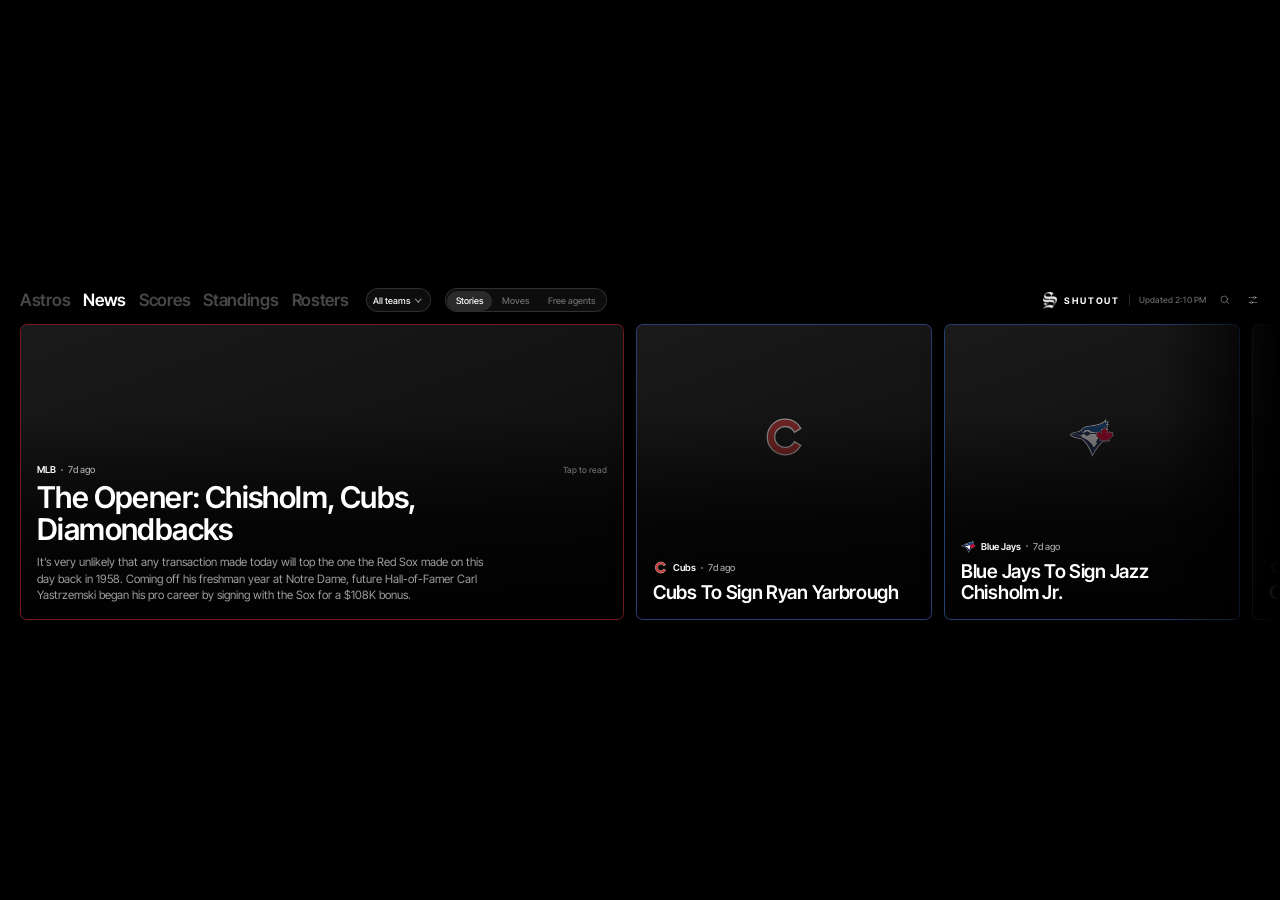
<file: index.html>
<!doctype html>
<html lang="en">
<head>
<meta charset="utf-8">
<meta name="viewport" content="width=device-width, initial-scale=1">
<title>SHUTOUT Baseball</title>
<link rel="preconnect" href="https://fonts.googleapis.com">
<link rel="preconnect" href="https://fonts.gstatic.com" crossorigin>
<link href="https://fonts.googleapis.com/css2?family=Inter+Tight:wght@400;500;600;700&display=swap" rel="stylesheet">
<link href="views.css?v=__BUILD__" rel="stylesheet">
<link href="bracket.css?v=__BUILD__" rel="stylesheet">
<style>
  /* Design tokens: shared by every tab (news now, scores and standings later). */
  :root {
    --bg: #000;
    --surface: #111;
    --surface-2: #1c1c1c;
    --line: rgba(255,255,255,.10);
    --line-2: rgba(255,255,255,.14);
    --text: #fff;
    --text-2: rgba(255,255,255,.62);
    --text-3: rgba(255,255,255,.40);
    --text-4: rgba(255,255,255,.28);
    --radius: 14px;
    --ease: cubic-bezier(.2,.7,.2,1);
  }
  * { box-sizing: border-box; margin: 0; padding: 0; }
  html, body { height: 100%; background: var(--bg); color: var(--text); overflow: hidden;
    font-family: "Inter Tight", "Inter", system-ui, sans-serif; -webkit-font-smoothing: antialiased; user-select: none; }

  /* Fixed 2560x720 stage, scaled to whatever space iCUE gives us. */
  #stage { position: absolute; top: 0; left: 0; width: 2560px; height: 720px; transform-origin: 0 0; overflow: hidden; background: var(--bg); }

  /* Team mode: a very faint wash of the selected team's color from the top-left. */
  #glow { position: absolute; inset: 0; pointer-events: none; opacity: 0; transition: opacity .6s var(--ease);
    background: radial-gradient(ellipse 1800px 600px at 0% 0%, rgba(var(--team-rgb, 0,0,0), .10), transparent 70%); }
  #stage.team #glow { opacity: 1; }

  /* Header: tab words, team picker, source line. */
  header { position: absolute; top: 36px; left: 40px; right: 40px; height: 56px; display: flex; align-items: center; gap: 44px; }
  nav { display: flex; align-items: center; gap: 32px; height: 56px; }
  nav .tab { font-size: 44px; font-weight: 600; letter-spacing: -1px; line-height: 56px; color: var(--text-4); }
  nav .tab.on { color: var(--text); }
  #picker-btn { display: flex; align-items: center; gap: 12px; height: 56px; padding: 0 22px 0 16px; border-radius: 999px;
    background: rgba(255,255,255,.06); border: 1px solid var(--line-2); color: var(--text);
    font: 500 20px "Inter Tight", sans-serif; cursor: pointer; }
  #picker-label { display: flex; align-items: center; gap: 10px; line-height: 1; }
  #picker-btn img { width: 28px; height: 28px; display: block; }
  #picker-btn .chev { width: 9px; height: 9px; border-right: 2px solid currentColor; border-bottom: 2px solid currentColor;
    transform: translateY(-3px) rotate(45deg); margin-left: 2px; opacity: .6; }
  /* Brand corner: logo, wordmark, then the last-updated time. */
  #brand { margin-left: auto; display: flex; align-items: center; height: 56px; }
  #brand img { height: 40px; width: auto; display: block; opacity: .92; }
  #brand .name { margin-left: 14px; font-size: 20px; font-weight: 700; letter-spacing: .22em; line-height: 1; color: var(--text);
    margin-right: -.22em; /* cancel the trailing letter-spacing so the gaps look even */ }
  #brand .sep { width: 1px; height: 24px; margin: 0 20px; background: var(--line-2); }
  #updated { font-size: 18px; font-weight: 500; line-height: 1; color: var(--text-3); font-variant-numeric: tabular-nums; }

  /* Card row: cards are laid out by script so the leftmost one can grow into the headliner as you scroll. */
  #row { position: absolute; top: -16px; left: 0; right: 0; height: 636px; overflow: hidden; touch-action: none; cursor: grab;
    -webkit-mask-image: linear-gradient(to right, #000 calc(100% - var(--fade-r, 240px)), transparent 100%);
            mask-image: linear-gradient(to right, #000 calc(100% - var(--fade-r, 240px)), transparent 100%); }
  #row.dragging { cursor: grabbing; }

  .card { position: absolute; top: 24px; left: 0; width: 592px; height: 592px; border-radius: var(--radius); --w: 0;
    color: inherit; overflow: hidden; isolation: isolate; cursor: pointer;
    opacity: 0;
    transition: transform .15s var(--ease); }
  /* Team-color hairline: 1px, still, no glow. (Motion is kept for live games: see the comet in views.css.) */
  @property --ring { syntax: "<angle>"; inherits: false; initial-value: 0deg; }
  .card { border: 1px solid rgba(var(--tc-rgb), .45); background: var(--surface);
    box-shadow: 0 14px 40px rgba(0,0,0,.6);
    animation: card-in .5s var(--ease) forwards var(--delay, 0ms); }
  @keyframes ring { to { --ring: 360deg; } }
  .card:active { transform: scale(.98); }
  @keyframes card-in { from { opacity: 0; transform: translateY(14px); } to { opacity: 1; transform: none; } }

  /* Fallback sits under the photo, so loading and missing photos still look intentional. */
  .card .fallback { position: absolute; inset: 0; z-index: -2; display: flex; align-items: center; justify-content: center;
    background: linear-gradient(160deg, #1a1a1a, #0b0b0b); }
  .card .fallback img { width: 96px; opacity: .5; transform: translateY(-70px); }
  .card .photo { position: absolute; inset: 0; z-index: -1; width: 100%; height: 100%; object-fit: cover;
    filter: saturate(.92) contrast(1.04); opacity: 0; transition: opacity .6s var(--ease); }
  .card .photo.on { opacity: 1; }
  .card .shade { position: absolute; inset: 0; z-index: -1;
    background: linear-gradient(to top, rgba(0,0,0,.92) 0%, rgba(0,0,0,.7) 34%, rgba(0,0,0,0) 70%); }

  .card .text { position: absolute; left: 32px; right: 32px; bottom: 30px; }
  .card .kicker { display: flex; align-items: center; gap: 10px; margin-bottom: 14px; font-size: 19px; font-weight: 500; color: var(--text-2); }
  .card .kicker img { width: 30px; height: 30px; display: block; filter: drop-shadow(0 1px 4px rgba(0,0,0,.6)); }
  .card .kicker .team { color: var(--text); font-weight: 600; }
  .card .kicker .sep { width: 3px; height: 3px; border-radius: 50%; background: var(--text-3); }
  .new { padding: 2px 8px; border-radius: 6px; background: rgba(255,255,255,.12); color: var(--text);
    font-size: 14px; font-weight: 600; letter-spacing: 1px; }
  /* --w runs 0 (regular card) to 1 (headliner) and scales the headline and the preview text in between. */
  .card h2 { font-size: calc(38px + 22px * var(--w)); font-weight: 600; line-height: calc(1.14 - .08 * var(--w));
    letter-spacing: calc(-0.6px - 0.6px * var(--w)); max-width: 940px;
    display: -webkit-box; -webkit-line-clamp: 3; -webkit-box-orient: vertical; overflow: hidden; }
  .card .preview { max-width: 900px; margin-top: calc(16px * var(--w)); max-height: calc(132px * var(--w)); opacity: calc(var(--w) * 1.4 - .4);
    font-size: 23px; line-height: 1.45; color: var(--text-2); overflow: hidden;
    display: -webkit-box; -webkit-line-clamp: 4; -webkit-box-orient: vertical; }
  .card .read { margin-left: auto; color: var(--text-3); font-size: 17px; opacity: var(--w); }

  /* Reader: tap a card to read its preview without leaving the widget. */
  #reader { position: absolute; inset: 0; z-index: 40; display: none; background: #000; }
  #reader.open { display: flex; animation: pop .22s var(--ease); }
  #reader .r-photo { position: relative; flex: 0 0 900px; height: 720px; background: var(--surface) center/cover no-repeat; }
  #reader .r-photo::after { content: ""; position: absolute; inset: 0; background: linear-gradient(to right, transparent 55%, #000); }
  #reader .r-photo img.logo { position: absolute; left: 50%; top: 50%; width: 140px; transform: translate(-50%, -50%); opacity: .5; }
  #reader .r-main { flex: 1; min-width: 0; padding: 56px 120px 48px 64px; display: flex; flex-direction: column; }
  #reader .kicker { display: flex; align-items: center; gap: 12px; font-size: 20px; font-weight: 500; color: var(--text-2); }
  #reader .kicker img { width: 32px; height: 32px; }
  #reader .kicker .team { color: var(--text); font-weight: 600; }
  #reader .kicker .sep { width: 3px; height: 3px; border-radius: 50%; background: var(--text-3); }
  #reader h2 { margin-top: 18px; font-size: 52px; font-weight: 600; line-height: 1.06; letter-spacing: -1.2px; max-width: 1400px; }
  #reader .r-body { flex: 1; min-height: 0; margin-top: 28px; column-width: 520px; column-gap: 56px; column-fill: auto;
    overflow-x: auto; overflow-y: hidden; scrollbar-width: none; touch-action: pan-x;
    font-size: 23px; line-height: 1.5; color: rgba(255,255,255,.82); }
  #reader .r-body::-webkit-scrollbar { display: none; }
  #reader .r-body p { margin-bottom: 18px; break-inside: avoid-column; }
  #reader .plink { color: inherit; cursor: pointer; text-decoration: underline; text-decoration-color: rgba(255,255,255,.3);
    text-decoration-thickness: 1px; text-underline-offset: .18em; }
  #reader .r-body .plink { color: #fff; }
  #reader .plink:active { text-decoration-color: #fff; }
  #reader .r-foot { display: flex; align-items: center; gap: 20px; margin-top: 20px; }
  #reader .r-link { display: flex; align-items: center; height: 56px; padding: 0 26px; border-radius: 999px; background: #fff; color: #000;
    font-size: 20px; font-weight: 600; text-decoration: none; }
  #reader .r-step { display: flex; align-items: center; gap: 6px; margin-left: auto; }
  #reader .r-step button { width: 64px; height: 64px; border-radius: 50%; border: 1px solid var(--line-2); background: rgba(255,255,255,.06);
    color: #fff; font: 400 36px/1 "Inter Tight", sans-serif; cursor: pointer; }
  #reader .r-step button:disabled { opacity: .25; cursor: default; }
  #reader .r-step button:active:not(:disabled) { background: rgba(255,255,255,.16); }
  #reader .r-pos { min-width: 92px; text-align: center; font-size: 18px; font-weight: 500; color: var(--text-3); font-variant-numeric: tabular-nums; }
  #reader.slide-l .r-main { animation: r-in-l .28s var(--ease); }
  #reader.slide-r .r-main { animation: r-in-r .28s var(--ease); }
  @keyframes r-in-l { from { opacity: 0; transform: translateX(40px); } to { opacity: 1; transform: none; } }
  @keyframes r-in-r { from { opacity: 0; transform: translateX(-40px); } to { opacity: 1; transform: none; } }
  #reader .r-note { font-size: 17px; color: var(--text-3); }
  #reader .r-close { position: absolute; top: 40px; right: 40px; width: 64px; height: 64px; border-radius: 50%; border: 1px solid var(--line-2);
    background: rgba(255,255,255,.06); color: #fff; font: 400 34px/1 "Inter Tight", sans-serif; cursor: pointer; }

  .empty { position: absolute; inset: 0; display: flex; justify-content: center; flex-direction: column; align-items: center; gap: 20px; transform: translateY(-20px); }
  .empty img { width: 96px; height: 96px; opacity: .6; }
  .empty div { font-size: 30px; font-weight: 500; color: var(--text-3); }

  /* Team picker popover */
  #picker { position: absolute; top: 108px; left: 40px; display: none; padding: 20px; border-radius: 16px; z-index: 10;
    background: rgba(18,18,18,.97); border: 1px solid var(--line-2); box-shadow: 0 24px 80px rgba(0,0,0,.85);
    grid-template-columns: repeat(11, 140px); gap: 10px; }
  #picker.open { display: grid; animation: pop .18s var(--ease); }
  @keyframes pop { from { opacity: 0; transform: translateY(-8px); } to { opacity: 1; transform: none; } }
  #picker button { height: 88px; border: 1px solid transparent; border-radius: 10px; background: var(--surface-2); color: var(--text);
    font: 600 18px "Inter Tight", sans-serif; display: flex; flex-direction: column;
    align-items: center; justify-content: center; gap: 6px; cursor: pointer; }
  #picker button img { width: 40px; height: 40px; }
  #picker button.on { background: #262626; border-color: rgba(255,255,255,.4); }
  #scrim { position: absolute; inset: 0; display: none; z-index: 9; }
  #scrim.open { display: block; }

  /* Header rhythm: tab words, then one row of controls that all share the same 48px pill, type and fill,
     the way a native app's toolbar does. (The phone site has its own header in m/mobile.css.) */
  header { height: 48px; gap: 28px; }
  nav { height: 48px; gap: 26px; margin-right: 8px; }
  nav .tab { font-size: 34px; letter-spacing: -.6px; line-height: 48px; }
  #picker-btn, header .datebar, header .seg { height: 48px; border: 1px solid var(--line-2); background: rgba(255,255,255,.05); }
  #picker-btn { padding: 0 18px 0 12px; gap: 10px; font: 500 18px "Inter Tight", sans-serif; }
  #picker-btn img { width: 26px; height: 26px; }
  #picker-clear { width: 40px; height: 40px; margin-left: -22px; font-size: 22px; }
  header #ctx { height: 48px; gap: 16px; }
  header .seg { padding: 3px; gap: 2px; }
  header .seg button { height: 40px; padding: 0 18px; font: 500 18px "Inter Tight", sans-serif; }
  header .datebar button { height: 46px; font: 500 18px "Inter Tight", sans-serif; }
  header .datebar .arrow { width: 52px; font-size: 28px; }
  header .ctx-label { font-size: 18px; }
  #brand { height: 48px; }
  #brand img { height: 34px; }
  #brand .name { font-size: 18px; }
  #updated { font-size: 17px; }
</style>
</head>
<body>
<div id="stage">
  <div id="glow"></div>
  <header>
    <nav>
      <span class="tab" data-tab="myteam" role="button"><span class="mt-tab-l">My team</span></span>
      <span class="tab on" data-tab="news" role="button">News</span>
      <span class="tab" data-tab="scores" role="button">Scores</span>
      <span class="tab" data-tab="standings" role="button">Standings</span>
      <span class="tab" data-tab="rosters" role="button">Rosters</span>
    </nav>
    <button id="picker-btn" aria-haspopup="true"><span id="picker-label">All teams</span><span class="chev"></span></button><button id="picker-clear" aria-label="Show all teams">×</button>
    <div id="ctx"></div>
    <div id="brand">
      <img src="brand/shutout-logo.png" alt="">
      <span class="name">SHUTOUT</span>
      <span class="sep"></span>
      <span id="updated"></span>
      <button id="settings-btn" aria-label="Settings"><svg viewBox="0 0 24 24"><path d="M4 7h9M17 7h3M4 17h3M11 17h9"/><circle cx="15" cy="7" r="2.2"/><circle cx="9" cy="17" r="2.2"/></svg></button>
    </div>
  </header>
  <div class="view" id="view-myteam"><div id="myteam-body"></div></div>
  <div class="view on" id="view-news"><div id="row"></div></div>
  <div class="view" id="view-scores"><div id="scores-row"></div></div>
  <div class="view" id="view-standings"><div id="standings-body"></div></div>
  <div class="view" id="view-rosters"><div id="rosters-body"></div></div>
  <div id="sheet"><div class="s-body"></div>
    <div class="s-nav"><button class="s-back">‹ Back</button><button class="s-close" aria-label="Close">×</button></div></div>
  <div id="scrim"></div>
  <div id="reader">
    <div class="r-photo"></div>
    <div class="r-main">
      <div class="kicker"></div>
      <h2></h2>
      <div class="r-body"></div>
      <div class="r-foot"><a class="r-link" target="_blank" rel="noopener">Read on MLB Trade Rumors</a><span class="r-step"><button data-step="-1" aria-label="Previous story">‹</button><span class="r-pos"></span><button data-step="1" aria-label="Next story">›</button></span><span class="r-note"></span></div>
    </div>
    <button class="r-close" aria-label="Close">×</button>
  </div>
  <div id="picker" role="menu"></div>
</div>

<script src="teams.js?v=__BUILD__"></script>
<script src="mlb.js?v=__BUILD__"></script>
<script src="sheet.js?v=__BUILD__"></script>
<script src="settings.js?v=__BUILD__"></script>
<script src="scores.js?v=__BUILD__"></script>
<script src="standings.js?v=__BUILD__"></script>
<script src="bracket.js?v=__BUILD__"></script>
<script src="leaders.js?v=__BUILD__"></script>
<script src="team.js?v=__BUILD__"></script>
<script src="savant.js?v=__BUILD__"></script>
<script src="newslinks.js?v=__BUILD__"></script>
<script src="player.js?v=__BUILD__"></script>
<script src="gameday.js?v=__BUILD__"></script>
<script src="game.js?v=__BUILD__"></script>
<script src="myteam.js?v=__BUILD__"></script>
<script src="livebar.js?v=__BUILD__"></script>
<script src="search.js?v=__BUILD__"></script>
<script src="hotstove.js?v=__BUILD__"></script>
<script src="idle.js?v=__BUILD__"></script>
<script>
  const REFRESH_MS = 5 * 60 * 1000;   // re-read news.json every 5 minutes
  const NEW_MIN = 60;                 // stories younger than this get a NEW tag
  const LEAGUE = { abbr: "MLB", name: "MLB", color: "#c8102e", bright: "#e8283f" };
  // Logos live in logos/ (downloaded by scripts/fetch-logos.js); fall back to MLB's dark-background version online.
  const logo = (t) => `logos/${t.abbr}.svg?v=__BUILD__`;
  const logoFallback = (t) => `https://www.mlbstatic.com/team-logos/team-cap-on-dark/${t.id}.svg`;
  const logoImg = (t, cls = "") => t.id ? `<img class="${cls}" src="${logo(t)}" data-fb="${logoFallback(t)}" alt="" onerror="fb(this)">` : "";
  // Try the online logo if the local one is missing, then hide it.
  function fb(img) { if (img.dataset.fb && !img.dataset.tried) { img.dataset.tried = 1; img.src = img.dataset.fb; } else img.remove(); }
  const byAbbr = Object.fromEntries(TEAMS.map((t) => [t.abbr, t]));
  let articles = [];
  let lastKey = "";
  let selected = load("team") || "ALL";
  if (selected !== "ALL" && !byAbbr[selected]) selected = "ALL";

  function load(k) { try { return localStorage.getItem(k); } catch { return null; } }
  function save(k, v) { try { localStorage.setItem(k, v); } catch {} }
  const esc = (s) => String(s).replace(/[&<>"']/g, (c) => ({ "&": "&amp;", "<": "&lt;", ">": "&gt;", '"': "&quot;", "'": "&#39;" }[c]));
  const rgb = (hex) => { const n = parseInt(hex.slice(1), 16); return `${n >> 16 & 255}, ${n >> 8 & 255}, ${n & 255}`; };
  const vars = (t) => `--tc:${t.bright};--tc-rgb:${rgb(t.bright)};--primary:${t.color}`;

  // Scale the 2560x720 stage to fit the iframe. CSS zoom re-lays out and re-rasterizes the text at the
  // final size, so it stays sharp; a transform scale would resample an already-drawn bitmap and blur it.
  // `scale` is what the pointer and getBoundingClientRect math divides by (measured, so it matches the engine).
  let scale = 1;
  const ZOOM = typeof CSS !== "undefined" && CSS.supports && CSS.supports("zoom", "2");
  function fit() {
    const s = Math.min(innerWidth / 2560, innerHeight / 720);
    const stage = document.getElementById("stage");
    const x = Math.round((innerWidth - 2560 * s) / 2), y = Math.round((innerHeight - 720 * s) / 2);
    if (ZOOM && Math.abs(s - 1) > 0.001) {
      stage.style.transform = "";
      stage.style.zoom = s;
      // A zoomed element's own left/top are zoomed too.
      stage.style.left = `${x / s}px`; stage.style.top = `${y / s}px`;
    } else {
      stage.style.zoom = "";
      stage.style.transform = Math.abs(s - 1) > 0.001 ? `scale(${s})` : "";
      stage.style.left = `${x}px`; stage.style.top = `${y}px`;
    }
    scale = stage.getBoundingClientRect().width / 2560 || s;
  }
  addEventListener("resize", fit); fit();

  const minutes = (iso) => Math.max(0, (Date.now() - new Date(iso)) / 60000);
  function ago(iso) {
    const m = minutes(iso);
    if (m < 1) return "Just now";
    if (m < 60) return `${Math.round(m)}m ago`;
    if (m < 1440) return `${Math.round(m / 60)}h ago`;
    return `${Math.round(m / 1440)}d ago`;
  }

  function applyTeamMode(team) {
    const stage = document.getElementById("stage");
    stage.classList.toggle("team", !!team);
    if (team) stage.style.setProperty("--team-rgb", rgb(team.bright));
    document.getElementById("picker-label").innerHTML = team ? `${logoImg(team)} ${esc(team.name)}` : "All teams";
    document.getElementById("picker-clear").classList.toggle("on", !!team);
  }

  const kicker = (a, t) => `${logoImg(t)}<span class="team">${esc(t.name)}</span><span class="sep"></span>` +
    `<span class="age" data-d="${esc(a.date)}">${ago(a.date)}</span>${minutes(a.date) < NEW_MIN ? `<span class="new">NEW</span>` : ""}`;

  function card(a, t, i) {
    const preview = (a.body || [])[0] || "";
    return `<div class="card" data-i="${i}" role="button" style="${vars(t)};--delay:${Math.min(i, 8) * 40}ms">
      <div class="fallback">${logoImg(t)}</div>
      ${a.image ? `<img class="photo" src="${esc(a.image)}" alt="" draggable="false" onload="this.classList.add('on')" onerror="this.remove()">` : ""}
      <div class="shade"></div>
      <div class="text">
        <div class="kicker">${kicker(a, t)}<span class="read">Tap to read</span></div>
        <h2>${esc(a.title)}</h2>
        ${preview ? `<div class="preview">${esc(preview)}</div>` : ""}
      </div></div>`;
  }

  /* ---- Continuous scroll ----
     pos is a fractional card index: 0 = first story is the headliner, 1.5 = halfway between the 2nd and 3rd.
     The card at floor(pos) shrinks from double width as the next one grows, so whatever is leftmost is the headliner. */
  const LEFT = 40, GAP = 24, BASE = 592, HERO = 1208, PX_PER_CARD = 700;
  let list = [], cardEls = [], pos = 0, vel = 0, raf = 0, drag = null, moved = 0;
  const clampPos = (p) => Math.max(0, Math.min(Math.max(0, list.length - 1), p));

  function layout() {
    const n = Math.floor(pos), f = pos - n;
    const w = cardEls.map((_, i) => BASE + (HERO - BASE) * (i === n ? 1 - f : i === n + 1 ? f : 0));
    const x = [];
    if (cardEls.length) x[n] = LEFT - f * (w[n] + GAP);
    for (let i = n + 1; i < cardEls.length; i++) x[i] = x[i - 1] + w[i - 1] + GAP;
    for (let i = n - 1; i >= 0; i--) x[i] = x[i + 1] - GAP - w[i];
    cardEls.forEach((el, i) => {
      const off = x[i] + w[i] < -60 || x[i] > 2620;
      el.style.visibility = off ? "hidden" : "";
      if (off) return;
      el.style.left = `${x[i]}px`;
      el.style.width = `${w[i]}px`;
      el.style.setProperty("--w", ((w[i] - BASE) / (HERO - BASE)).toFixed(3));
    });
    const last = cardEls.length - 1;
    document.getElementById("row").style.setProperty("--fade-r", last >= 0 && x[last] + w[last] > 2500 ? "240px" : "0px");
  }

  // Momentum after a swipe, then a gentle settle onto the nearest card.
  function tick(t0) {
    cancelAnimationFrame(raf);
    let prev = t0;
    const step = (t) => {
      const dt = Math.min(48, t - prev); prev = t;
      if (Math.abs(vel) > 0.0004) {
        pos = clampPos(pos + vel * dt);
        vel *= Math.pow(0.94, dt / 16);
        if (pos === 0 || pos === list.length - 1) vel = 0;
      } else {
        vel = 0;
        const target = Math.round(pos), d = target - pos;
        if (Math.abs(d) < 0.001) { pos = target; layout(); return; }
        pos += d * Math.min(1, dt / 90);
      }
      layout();
      raf = requestAnimationFrame(step);
    };
    raf = requestAnimationFrame(step);
  }

  const row = document.getElementById("row");
  row.addEventListener("pointerdown", (e) => {
    cancelAnimationFrame(raf); cancelAnimationFrame(glideRaf);
    drag = { x: e.clientX, pos, lastX: e.clientX, lastT: e.timeStamp, id: e.pointerId };
    moved = 0; vel = 0;
  });
  addEventListener("pointermove", (e) => {
    if (!drag || e.pointerId !== drag.id) return;
    const dx = (e.clientX - drag.x) / scale;
    moved = Math.max(moved, Math.abs(dx));
    if (moved > 8 && !row.classList.contains("dragging")) { row.classList.add("dragging"); row.setPointerCapture?.(e.pointerId); }
    pos = clampPos(drag.pos - dx / PX_PER_CARD);
    const dt = e.timeStamp - drag.lastT;
    if (dt > 0) vel = vel * 0.6 + 0.4 * (-(e.clientX - drag.lastX) / scale / PX_PER_CARD / dt);
    drag.lastX = e.clientX; drag.lastT = e.timeStamp;
    layout();
  });
  const endDrag = (e) => {
    if (!drag || e.pointerId !== drag.id) return;
    if (moved <= 8 || e.timeStamp - drag.lastT > 80) vel = 0;   // a tap, or the finger stopped before lifting
    drag = null; row.classList.remove("dragging");
    tick(performance.now());
  };
  addEventListener("pointerup", endDrag);
  addEventListener("pointercancel", endDrag);
  row.addEventListener("wheel", (e) => {
    e.preventDefault(); cancelAnimationFrame(glideRaf);
    pos = clampPos(pos + (Math.abs(e.deltaX) > Math.abs(e.deltaY) ? e.deltaX : e.deltaY) / PX_PER_CARD);
    vel = 0; layout(); tick(performance.now());
  }, { passive: false });
  row.addEventListener("click", (e) => {
    const c = e.target.closest(".card");
    if (c && moved <= 8) openReader(list[+c.dataset.i]);
  });

  // ---- Reader ----
  const READER_SWIPE_ZONE = "#reader .r-photo";
  let readerIdx = -1;
  function openReader(a) {
    if (!a) return;
    readerIdx = list.indexOf(a);
    const r0 = document.getElementById("reader");
    r0.querySelector(".r-pos").textContent = readerIdx >= 0 ? `${readerIdx + 1} of ${list.length}` : "";
    r0.querySelectorAll("[data-step]").forEach((b) => { b.disabled = readerIdx < 0 || !list[readerIdx + +b.dataset.step]; });
    const t = byAbbr[selected] || byAbbr[a.teams[0]] || LEAGUE;
    const r = document.getElementById("reader");
    const photo = r.querySelector(".r-photo");
    photo.style.backgroundImage = a.image ? `url("${a.image.replace(/"/g, "%22")}")` : "";
    photo.innerHTML = a.image ? "" : logoImg(t, "logo");
    r.querySelector(".kicker").innerHTML = kicker(a, t);
    r.querySelector("h2").innerHTML = linkPlayers(a.title, a.players, esc);
    const body = a.body || [];
    r.querySelector(".r-body").innerHTML = body.length
      ? body.map((p) => `<p>${linkPlayers(p, a.players, esc)}</p>`).join("")
      : `<p style="color:var(--text-3)">No preview for this story yet. It will appear after the next news update.</p>`;
    r.querySelector(".r-body").scrollLeft = 0;
    r.querySelector(".r-link").href = a.link;
    r.querySelector(".r-note").textContent = body.length ? "Opening paragraphs shown. Swipe sideways if the text runs on." : "";
    r.classList.add("open");
  }
  document.querySelector("#reader .r-close").onclick = () => document.getElementById("reader").classList.remove("open");
  // Previous / next story: the arrows in the footer, or a sideways swipe (on the photo on the Xeneon,
  // where the text itself scrolls sideways; anywhere on the phone).
  function stepReader(d) {
    const a = list[readerIdx + d]; if (!a) return;
    const r = document.getElementById("reader");
    r.classList.remove("slide-l", "slide-r"); void r.offsetWidth;
    openReader(a);
    r.classList.add(d > 0 ? "slide-l" : "slide-r");
  }
  document.querySelector("#reader .r-step").addEventListener("click", (e) => {
    const b = e.target.closest("[data-step]"); if (b && !b.disabled) stepReader(+b.dataset.step);
  });
  (() => {
    const zone = document.querySelector(READER_SWIPE_ZONE);
    // Touch events, since a touch that starts a scroll cancels its pointer events.
    let sx = 0, sy = 0, on = false;
    const start = (x, y) => { sx = x; sy = y; on = true; };
    const end = (x, y) => {
      if (!on) return; on = false;
      const dx = x - sx, dy = y - sy;
      if (Math.abs(dx) > 60 && Math.abs(dx) > Math.abs(dy) * 1.5) stepReader(dx < 0 ? 1 : -1);
    };
    zone.addEventListener("touchstart", (e) => start(e.touches[0].clientX, e.touches[0].clientY), { passive: true });
    zone.addEventListener("touchend", (e) => end(e.changedTouches[0].clientX, e.changedTouches[0].clientY), { passive: true });
    zone.addEventListener("pointerdown", (e) => { if (e.pointerType === "mouse") start(e.clientX, e.clientY); });
    zone.addEventListener("pointerup", (e) => { if (e.pointerType === "mouse") end(e.clientX, e.clientY); });
  })();
  // A player's name opens his page; Back from there returns to the story.
  document.getElementById("reader").addEventListener("click", (e) => {
    const n = e.target.closest("[data-player]"); if (!n) return;
    const r = document.getElementById("reader");
    r.classList.remove("open");
    Sheet.open("player", { id: +n.dataset.player }, () => r.classList.add("open"));
  });

  function render() {
    const team = byAbbr[selected];
    applyTeamMode(team);
    list = (team ? articles.filter((a) => a.teams.includes(team.abbr)) : articles).slice(0, 20);
    row.innerHTML = list.length
      ? list.map((a, i) => card(a, team || byAbbr[a.teams[0]] || LEAGUE, i)).join("")
      : `<div class="empty">${team ? logoImg(team) : ""}<div>No recent news${team ? ` for the ${esc(team.name)}` : ""}</div></div>`;
    cardEls = [...row.querySelectorAll(".card")];
    pos = 0; vel = 0; cancelAnimationFrame(raf); cancelAnimationFrame(glideRaf);
    layout();
    document.querySelectorAll("#picker button").forEach((b) => b.classList.toggle("on", b.dataset.t === selected));
  }

  /* ---- Smooth refresh ----
     When new stories arrive, keep the cards already on screen (no re-fade, no photo reload) and add the new ones
     off to the left. If the strip is resting on the first story (or nobody is touching it), it then glides back
     so the new stories slide in as the headliner; otherwise it stays exactly where the user left it. */
  let glideRaf = 0;
  const preload = (src) => new Promise((ok) => {
    if (!src) return ok();
    const im = new Image(); const t = setTimeout(ok, 4000);
    im.onload = im.onerror = () => { clearTimeout(t); ok(); };
    im.src = src;
  });
  function refreshAges() {
    document.querySelectorAll(".age[data-d]").forEach((el) => {
      el.textContent = ago(el.dataset.d);
      const tag = el.parentNode.querySelector(".new");
      if (tag && minutes(el.dataset.d) >= NEW_MIN) tag.remove();
    });
  }
  async function merge() {
    const team = byAbbr[selected];
    const next = (team ? articles.filter((a) => a.teams.includes(team.abbr)) : articles).slice(0, 20);
    // Nothing to diff against, or nothing to show: a plain rebuild is fine.
    if (!cardEls.length || !next.length) return render();
    const before = cardEls;
    const old = new Map(list.map((a, i) => [a.link, cardEls[i]]));
    const fresh = next.filter((a) => !old.has(a.link));
    // Let new photos load first so they don't pop in mid-slide.
    await Promise.all(fresh.slice(0, 6).map((a) => preload(a.image)));
    if (cardEls !== before) return;   // the row was rebuilt (team change) while photos loaded
    // Which story is the user looking at, and how far between cards are they?
    const n = Math.floor(pos), anchor = list[n]?.link, frac = pos - n;
    const atStart = pos < 0.5 && !drag;
    const els = next.map((a, i) => {
      let el = old.get(a.link);
      if (el) {
        old.delete(a.link);
        el.dataset.i = i;
        // Stories can gain a body or a better headline between updates.
        const h = el.querySelector("h2"); if (h.textContent !== a.title) h.textContent = a.title;
      } else {
        const tmp = document.createElement("div");
        tmp.innerHTML = card(a, team || byAbbr[a.teams[0]] || LEAGUE, i);
        el = tmp.firstElementChild;
        el.style.setProperty("--delay", "0ms");
        row.appendChild(el);
      }
      return el;
    });
    // Cards are placed by layout(), so DOM order doesn't matter: kept cards are never moved, because
    // re-inserting a node restarts its CSS animations (the fade-in would replay).
    old.forEach((el) => el.remove());                // stories that aged out of the list
    const wasReading = readerIdx >= 0 ? list[readerIdx]?.link : null;
    list = next; cardEls = els;
    if (wasReading) {
      readerIdx = list.findIndex((a) => a.link === wasReading);
      const r = document.getElementById("reader");
      r.querySelector(".r-pos").textContent = readerIdx >= 0 ? `${readerIdx + 1} of ${list.length}` : "";
      r.querySelectorAll("[data-step]").forEach((b) => { b.disabled = readerIdx < 0 || !list[readerIdx + +b.dataset.step]; });
    }
    // Keep the same story in the same spot...
    const ai = anchor ? list.findIndex((a) => a.link === anchor) : -1;
    if (!drag) { cancelAnimationFrame(raf); vel = 0; }
    const was = pos;
    pos = clampPos(ai >= 0 ? ai + frac : Math.min(pos, list.length - 1));
    if (drag) drag.pos += pos - was;                // keep a finger that's down from jumping
    layout();
    // ...then, if they were at the front, glide back so the new stories slide in.
    if ((atStart || (Idle.isIdle() && !drag)) && pos > 0.001) glideTo(0);
  }
  function glideTo(target) {
    cancelAnimationFrame(glideRaf); cancelAnimationFrame(raf);
    const from = pos, dist = Math.abs(from - target);
    const dur = Math.min(2200, 900 + 260 * dist);
    const ease = (t) => t < .5 ? 4 * t * t * t : 1 - Math.pow(-2 * t + 2, 3) / 2;
    const t0 = performance.now();
    const step = (t) => {
      if (drag) return;                                // a touch takes over
      const k = Math.min(1, (t - t0) / dur);
      pos = from + (target - from) * ease(k);
      layout();
      if (k < 1) glideRaf = requestAnimationFrame(step);
    };
    glideRaf = requestAnimationFrame(step);
  }

  function buildPicker() {
    const f = Settings.fav();
    // All teams, then the favorite, then everyone else A-Z.
    const opts = [{ abbr: "ALL" }, ...(f ? [f] : []), ...[...TEAMS].filter((t) => t !== f).sort((a, b) => a.abbr.localeCompare(b.abbr))];
    document.getElementById("picker").innerHTML = opts.map((t) =>
      `<button data-t="${t.abbr}" class="${t === f ? "fav" : ""}">${t.id ? logoImg(t) : `<svg class="all" viewBox="0 0 24 24" aria-hidden="true"><rect x="4" y="4" width="7" height="7" rx="2"/><rect x="13" y="4" width="7" height="7" rx="2"/><rect x="4" y="13" width="7" height="7" rx="2"/><rect x="13" y="13" width="7" height="7" rx="2"/></svg>`}${t.abbr}</button>`).join("");
  }
  function togglePicker(open) {
    document.getElementById("picker").classList.toggle("open", open);
    document.getElementById("scrim").classList.toggle("open", open);
  }
  document.getElementById("picker-btn").onclick = () => togglePicker(!document.getElementById("picker").classList.contains("open"));
  document.getElementById("scrim").onclick = () => togglePicker(false);
  document.getElementById("picker-clear").onclick = () => {
    selected = "ALL"; save("team", selected); render(); VIEWS[activeTab]?.teamChanged(); if (activeTab === "news") HotStove.teamChanged();
  };
  document.addEventListener("favchange", () => { buildPicker(); render(); });
  document.getElementById("picker").onclick = (e) => {
    const b = e.target.closest("button"); if (!b) return;
    selected = b.dataset.t; save("team", selected); togglePicker(false); render();
    VIEWS[activeTab]?.teamChanged();
    if (activeTab === "news") HotStove.teamChanged();
  };

  /* ---- Tabs ----
     News is this file; Scores, Standings and Rosters live in scores.js, standings.js and team.js.
     Each keeps its own "Updated" text for the corner. */
  const VIEWS = { myteam: MyTeam, scores: Scores, standings: Standings, rosters: Rosters };
  const updatedText = {};
  let activeTab = "news";
  function setUpdated(tab, text) {
    updatedText[tab] = text;
    if (tab === activeTab) document.getElementById("updated").textContent = text;
  }
  function setTab(t) {
    if (!["myteam", "news", "scores", "standings", "rosters"].includes(t)) t = "news";
    if (activeTab !== t) VIEWS[activeTab]?.hide();
    activeTab = t; save("tab", t); document.dispatchEvent(new CustomEvent("tabchange"));
    document.querySelectorAll("nav .tab").forEach((el) => el.classList.toggle("on", el.dataset.tab === t));
    document.querySelectorAll(".view").forEach((el) => el.classList.toggle("on", el.id === `view-${t}`));
    document.getElementById("ctx").innerHTML = "";
    document.getElementById("updated").textContent = updatedText[t] || "";
    togglePicker(false);
    if (t === "news") HotStove.show(); else VIEWS[t].show();
  }
  document.querySelector("nav").onclick = (e) => {
    const el = e.target.closest("[data-tab]"); if (!el) return;
    if (Sheet.isOpen()) Sheet.close();
    setTab(el.dataset.tab);
  };

  async function refresh() {
    try {
      const data = await (await fetch(`news.json?t=${Date.now()}`, { cache: "no-store" })).json();
      setUpdated("news", `Updated ${new Date(data.updated).toLocaleTimeString([], { hour: "numeric", minute: "2-digit" })}`);
      // Only rebuild the row when the stories changed, so a refresh doesn't yank the user back to the start.
      const key = (data.articles || []).map((a) => a.link).join("|");
      const first = !lastKey;
      articles = data.articles || [];
      if (key !== lastKey) { lastKey = key; if (first) render(); else await merge(); }
      refreshAges();
    } catch (e) {
      setUpdated("news", "Couldn't load news");
    }
  }

  buildPicker(); render(); refresh(); setInterval(refresh, REFRESH_MS);
  Sheet.init(); Settings.init(); Scores.init(); Standings.init(); Rosters.init(); MyTeam.init(); LiveBar.init(); Search.init(); HotStove.init(); Idle.init();
  setTab(load("tab") || "news");

  /* Self-update: iCUE's web view holds on to old copies of the page, so a deploy could go unseen for days.
     The deploy stamps BUILD into this page and writes version.json; when they differ, reload. */
  const BUILD = "__BUILD__";
  async function checkVersion() {
    if (BUILD.startsWith("__")) return;   // local copy, not a deploy
    try {
      const v = await (await fetch(`version.json?t=${Date.now()}`, { cache: "no-store" })).json();
      if (v.build && v.build !== BUILD && (!Sheet.isOpen() || Idle.isIdle())) location.replace(`${location.pathname}?v=${v.build}${location.hash}`);
    } catch (e) {}
  }
  setInterval(checkVersion, 60 * 1000);
</script>
</body>
</html>
</file>
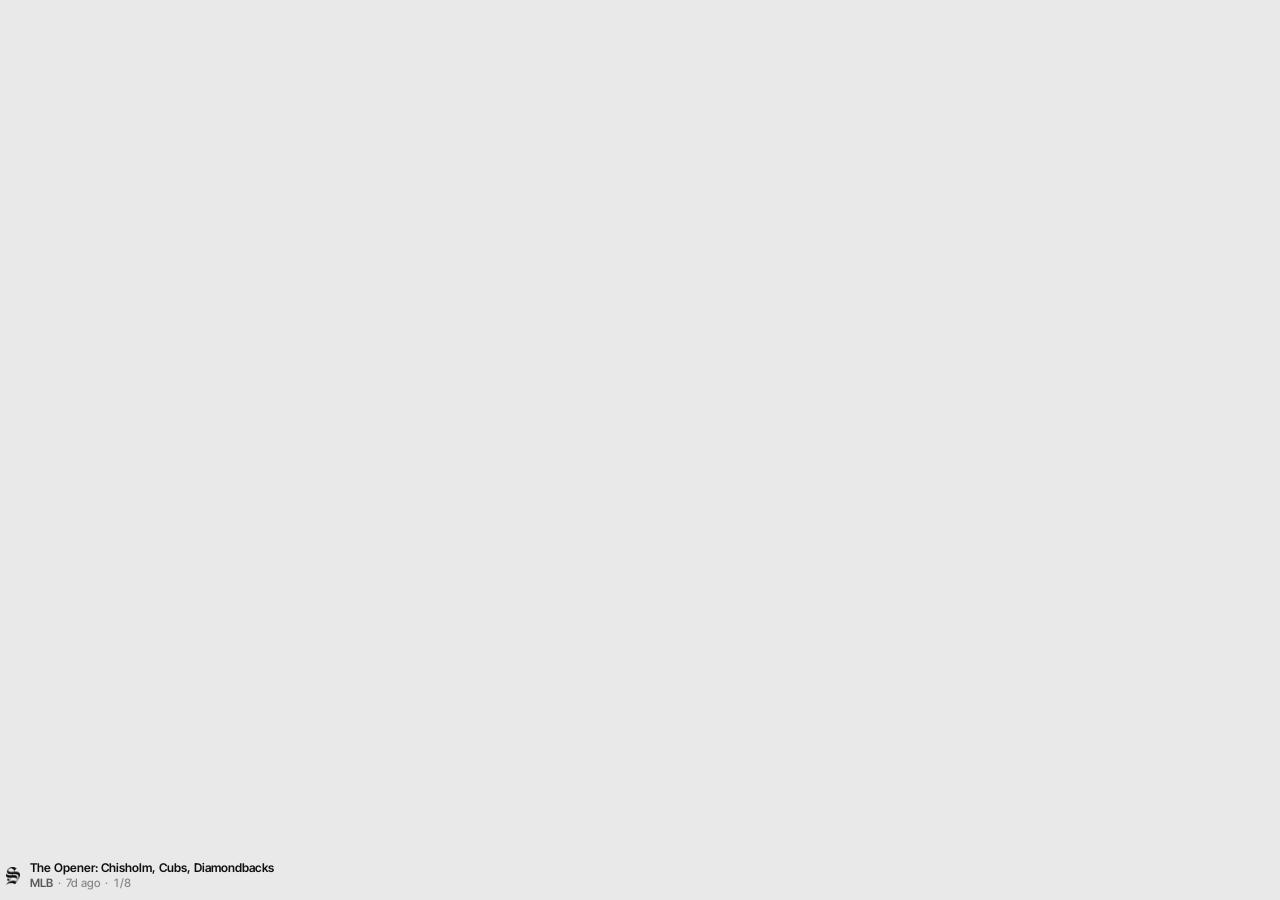
<file: bar/index.html>
<!doctype html>
<html lang="en">
<head>
<meta charset="utf-8">
<meta name="viewport" content="width=device-width, initial-scale=1">
<title>SHUTOUT taskbar</title>
<link rel="preconnect" href="https://fonts.googleapis.com">
<link rel="preconnect" href="https://fonts.gstatic.com" crossorigin>
<link href="https://fonts.googleapis.com/css2?family=Inter+Tight:wght@400;500;600;700&display=swap" rel="stylesheet">
<link href="bar.css?v=__BUILD__" rel="stylesheet">
</head>
<body>
  <!-- Expanded view: grows upward from the taskbar when the bar is clicked -->
  <section id="panel" aria-hidden="true">
    <div class="pn-top">
      <div class="seg" id="modes"></div>
      <button class="ic" id="gear" aria-label="Settings"><svg viewBox="0 0 24 24"><path d="M4 7h9M17 7h3M4 17h3M11 17h9"/><circle cx="15" cy="7" r="2.2"/><circle cx="9" cy="17" r="2.2"/></svg></button>
      <button class="ic" id="close" aria-label="Close"><svg viewBox="0 0 24 24"><path d="M6 15l6-6 6 6" transform="rotate(180 12 12)"/></svg></button>
    </div>
    <div id="pbody"></div>
  </section>

  <!-- The bar itself: always the height of the taskbar -->
  <div id="bar">
    <img class="mono" src="../brand/shutout-logo.png" alt="SHUTOUT">
    <div id="content"></div>
    <div id="callout"><div class="co-in"><b></b><span></span></div></div>
  </div>

<script>const BUILD = "__BUILD__";</script>
<script src="../teams.js?v=__BUILD__"></script>
<script src="bar.js?v=__BUILD__"></script>
</body>
</html>
</file>
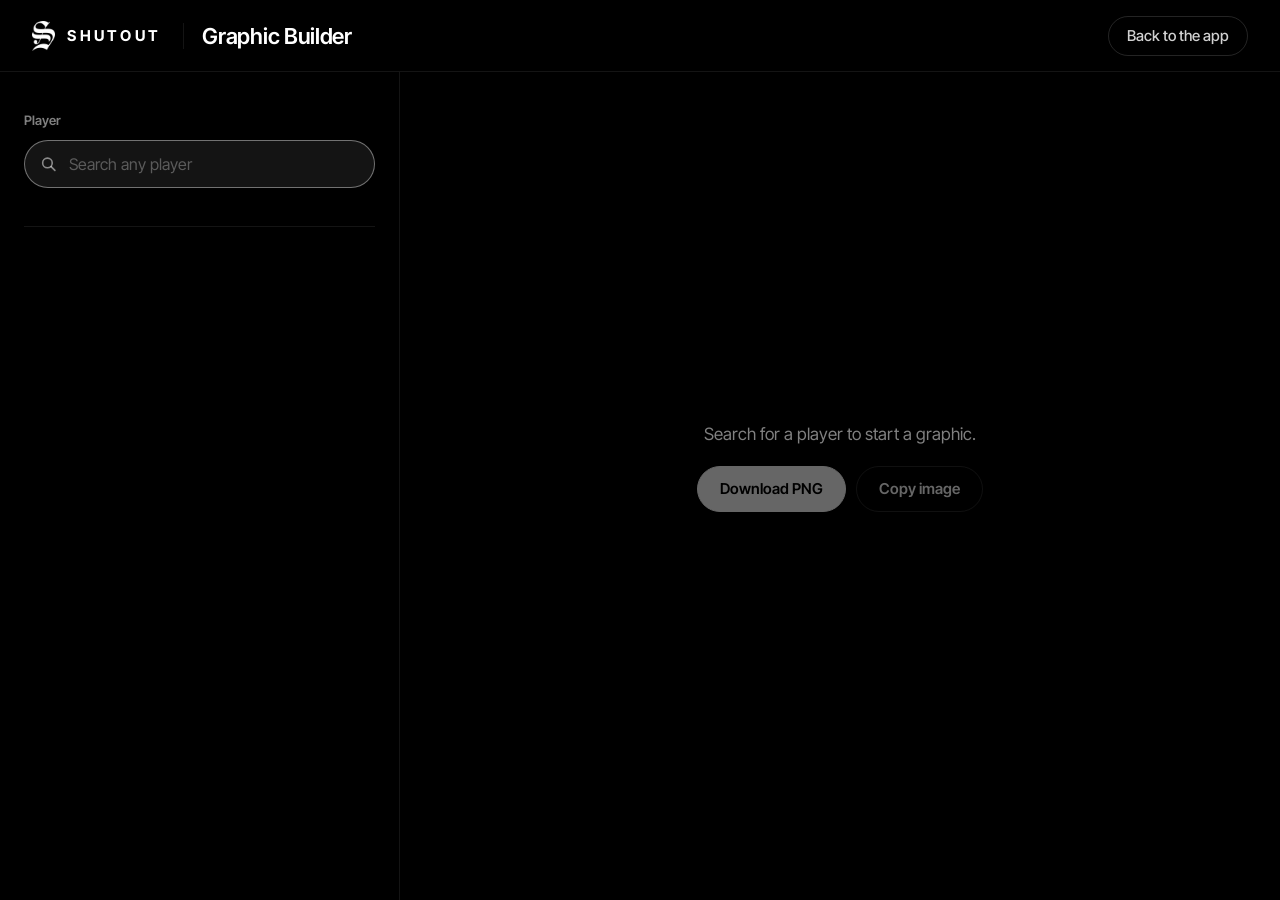
<file: graphic/index.html>
<!DOCTYPE html>
<html lang="en">
<head>
<meta charset="UTF-8">
<meta name="viewport" content="width=device-width, initial-scale=1.0, viewport-fit=cover">
<title>Graphic Builder · SHUTOUT</title>
<meta name="theme-color" content="#000000">
<link rel="icon" type="image/png" href="../m/icon-192.png">
<link rel="preconnect" href="https://fonts.googleapis.com">
<link rel="preconnect" href="https://fonts.gstatic.com" crossorigin>
<link href="https://fonts.googleapis.com/css2?family=Inter+Tight:wght@300;400;500;600;700;800&display=swap" rel="stylesheet">
<style>
  /* SHUTOUT look: black, Inter Tight, quiet surfaces, white as the accent. Matches the Career Builder page. */
  :root{
    --bg:#000; --panel:#0c0c0c; --input:#141414; --border:rgba(255,255,255,.08); --border-hi:rgba(255,255,255,.4);
    --text:rgba(255,255,255,.82); --bright:#fff; --dim:rgba(255,255,255,.5); --dimmer:rgba(255,255,255,.3);
    --green:#7fdc9f; --font:"Inter Tight","Inter",system-ui,sans-serif; --ease:cubic-bezier(.2,.7,.2,1);
  }
  *{box-sizing:border-box;margin:0;padding:0;}
  html,body{height:100%;}
  body{background:var(--bg);color:var(--text);font-family:var(--font);font-size:15px;-webkit-font-smoothing:antialiased;}
  button,input,select{font-family:inherit;font-size:inherit;color:inherit;}
  ::selection{background:rgba(255,255,255,.2);color:#fff;}

  header{display:flex;align-items:center;gap:16px;height:72px;padding:0 32px;padding-top:env(safe-area-inset-top);border-bottom:1px solid var(--border);}
  header .brand{display:flex;align-items:center;gap:12px;color:#fff;text-decoration:none;}
  header .brand img{height:30px;width:auto;}
  header .brand span{font-size:15px;font-weight:700;letter-spacing:.22em;}
  header .title{margin-left:6px;padding-left:18px;border-left:1px solid var(--border);font-size:22px;font-weight:600;letter-spacing:-.3px;color:#fff;}
  header .back{margin-left:auto;display:flex;align-items:center;height:40px;padding:0 18px;border-radius:999px;border:1px solid rgba(255,255,255,.14);color:var(--text);text-decoration:none;font-size:15px;font-weight:500;white-space:nowrap;}
  header .back:hover{color:#fff;background:rgba(255,255,255,.06);}

  .app{display:grid;grid-template-columns:400px 1fr;min-height:calc(100vh - 72px);}
  .ctl{border-right:1px solid var(--border);padding:22px 24px 48px;overflow-y:auto;max-height:calc(100vh - 72px);}
  .stage{position:sticky;top:0;display:flex;flex-direction:column;align-items:center;justify-content:center;gap:18px;padding:32px;max-height:calc(100vh - 72px);}
  .stage canvas{display:block;max-width:100%;max-height:calc(100vh - 72px - 150px);width:auto;height:auto;border-radius:14px;border:1px solid var(--border);background:#0a0a0a;}
  .empty{color:var(--dim);font-size:17px;text-align:center;line-height:1.5;}

  /* Sections */
  .sec{padding:18px 0;border-bottom:1px solid var(--border);}
  .sec:last-child{border-bottom:0;}
  .sec h2{display:flex;align-items:baseline;justify-content:space-between;font-size:13px;font-weight:600;color:var(--dim);margin-bottom:12px;}
  .sec h2 em{font-style:normal;font-weight:500;color:var(--dimmer);}

  /* Search */
  .search{position:relative;}
  .search svg{position:absolute;left:16px;top:50%;width:17px;height:17px;transform:translateY(-50%);color:var(--dim);pointer-events:none;}
  .search input{width:100%;height:48px;padding:0 16px 0 44px;border-radius:999px;background:var(--input);border:1px solid rgba(255,255,255,.12);color:#fff;font-size:16px;}
  .search input:focus{outline:none;border-color:var(--border-hi);}
  .search input::placeholder{color:var(--dimmer);}
  .results{margin-top:8px;display:flex;flex-direction:column;}
  .results button{display:flex;align-items:center;gap:12px;padding:8px 10px;border:0;background:none;border-radius:12px;text-align:left;cursor:pointer;}
  .results button:hover,.results button:focus-visible{background:rgba(255,255,255,.06);outline:none;}
  .results img{width:36px;height:36px;border-radius:50%;background:#1d1d1d;object-fit:cover;object-position:top;}
  .results b{display:block;font-weight:600;color:#fff;}
  .results em{font-style:normal;font-size:13px;color:var(--dim);}
  .picked{display:flex;align-items:center;gap:12px;margin-top:12px;}
  .picked img{width:44px;height:44px;border-radius:50%;background:#1d1d1d;object-fit:cover;object-position:top;}
  .picked b{color:#fff;font-weight:600;font-size:17px;} .picked em{display:block;font-style:normal;font-size:13px;color:var(--dim);}

  /* Segmented controls and chips */
  .seg{display:flex;gap:4px;padding:4px;border-radius:999px;background:var(--input);border:1px solid var(--border);}
  .seg button{flex:1 1 auto;min-width:0;height:36px;font-size:14px;border:0;border-radius:999px;background:none;color:var(--dim);font-weight:500;cursor:pointer;white-space:nowrap;padding:0 10px;}
  .seg button.on{background:rgba(255,255,255,.12);color:#fff;}
  .chips{display:flex;flex-wrap:wrap;gap:6px;}
  .chip{height:34px;padding:0 13px;border-radius:999px;border:1px solid rgba(255,255,255,.12);background:none;color:var(--text);font-weight:500;cursor:pointer;display:inline-flex;align-items:center;gap:7px;}
  .chip:hover{border-color:rgba(255,255,255,.3);}
  .chip.on{background:#fff;color:#000;border-color:#fff;}
  .chip i{font-style:normal;font-size:11px;font-weight:700;opacity:.55;}
  .chip:disabled{opacity:.35;cursor:default;}
  .grp{margin-top:12px;} .grp:first-of-type{margin-top:0;}
  .grp > span{display:block;font-size:12px;color:var(--dimmer);margin-bottom:7px;}
  .more{margin-top:8px;border:0;background:none;color:var(--dim);font-weight:500;cursor:pointer;padding:4px 0;}
  .more:hover{color:#fff;}

  /* Rows of settings */
  .row{display:flex;align-items:center;justify-content:space-between;gap:14px;min-height:40px;}
  .row + .row{margin-top:6px;}
  .row label{color:var(--text);}
  .row input[type=range]{width:170px;accent-color:#fff;}
  .row input[type=text]{flex:1;max-width:220px;height:38px;padding:0 12px;border-radius:10px;background:var(--input);border:1px solid rgba(255,255,255,.12);color:#fff;}
  .row input[type=text]:focus{outline:none;border-color:var(--border-hi);}
  .tog{position:relative;width:46px;height:28px;flex:0 0 46px;border-radius:999px;background:#2a2a2a;border:0;cursor:pointer;transition:background .2s var(--ease);}
  .tog::after{content:"";position:absolute;top:3px;left:3px;width:22px;height:22px;border-radius:50%;background:#fff;transition:transform .2s var(--ease);}
  .tog.on{background:var(--green);} .tog.on::after{transform:translateX(18px);}
  .upload{display:none;}

  /* Actions */
  .actions{display:flex;flex-wrap:wrap;justify-content:center;gap:10px;}
  .btn{height:46px;padding:0 22px;border-radius:999px;border:1px solid rgba(255,255,255,.16);background:none;color:#fff;font-weight:600;font-size:15px;cursor:pointer;}
  .btn:hover{background:rgba(255,255,255,.06);}
  .btn.primary{background:#fff;color:#000;border-color:#fff;}
  .btn.primary:hover{background:#e6e6e6;}
  .btn:disabled{opacity:.4;cursor:default;}
  .note{min-height:20px;font-size:13px;color:var(--dim);text-align:center;max-width:640px;}

  @media (max-width:900px){
    header{padding-left:16px;padding-right:16px;height:auto;min-height:64px;}
    header .brand span{display:none;}
    header .title{font-size:19px;}
    .app{display:flex;flex-direction:column;}
    .stage{order:-1;position:sticky;top:0;z-index:5;background:var(--bg);padding:12px 16px 10px;border-bottom:1px solid var(--border);max-height:none;gap:10px;}
    .stage canvas{max-height:40vh;border-radius:10px;}
    .btn{height:40px;padding:0 16px;font-size:14px;}
    .ctl{border-right:0;max-height:none;overflow:visible;padding:4px 16px calc(40px + env(safe-area-inset-bottom));}
  }
</style>
</head>
<body>
<header>
  <a class="brand" href="../m/" aria-label="SHUTOUT"><img src="../brand/shutout-logo.png" alt=""><span>SHUTOUT</span></a>
  <span class="title">Graphic Builder</span>
  <a class="back" id="back" href="../m/">Back to the app</a>
</header>

<div class="app">
  <aside class="ctl" id="ctl">
    <section class="sec">
      <h2>Player</h2>
      <div class="search">
        <svg viewBox="0 0 16 16" aria-hidden="true"><circle cx="7" cy="7" r="4.5" fill="none" stroke="currentColor" stroke-width="1.5"/><path d="M10.5 10.5L14 14" stroke="currentColor" stroke-width="1.5" stroke-linecap="round"/></svg>
        <input id="q" placeholder="Search any player" autocomplete="off" spellcheck="false" enterkeyhint="search">
      </div>
      <div class="results" id="results"></div>
      <div class="picked" id="picked"></div>
    </section>
    <div id="opts" hidden>
      <section class="sec" id="sec-group"><h2>Stats for</h2><div class="seg" id="group"></div></section>
      <section class="sec"><h2>Rows <em id="rows-n"></em></h2><div id="rows"></div></section>
      <section class="sec"><h2>Stats <em id="cols-n"></em></h2><div class="chips" id="cols"></div></section>
      <section class="sec">
        <h2>Size</h2>
        <div class="seg" id="size"></div>
      </section>
      <section class="sec">
        <h2>Background</h2>
        <div class="seg" id="bg"></div>
        <input type="file" accept="image/*" class="upload" id="upload">
        <div id="bg-tune" style="margin-top:12px">
          <div class="row"><label for="dim">Darken</label><input type="range" id="dim" min="0" max="90" step="1"></div>
          <div class="row"><label for="blur">Blur</label><input type="range" id="blur" min="0" max="30" step="1"></div>
          <div class="row"><label for="focus">Photo position</label><input type="range" id="focus" min="0" max="100" step="1"></div>
        </div>
      </section>
      <section class="sec">
        <h2>Text</h2>
        <div class="row"><label for="kicker">Label above name</label><input type="text" id="kicker" placeholder="e.g. 2025 season" maxlength="40"></div>
        <div class="row"><label for="first">First name</label><input type="text" id="first" maxlength="30"></div>
        <div class="row"><label for="last">Last name</label><input type="text" id="last" maxlength="30"></div>
      </section>
      <section class="sec">
        <h2>Show</h2>
        <div id="toggles"></div>
      </section>
    </div>
  </aside>

  <main class="stage">
    <canvas id="card" width="1080" height="1080" aria-label="Player stat graphic preview"></canvas>
    <div class="empty" id="empty">Search for a player to start a graphic.</div>
    <div class="actions">
      <button class="btn primary" id="dl" disabled>Download PNG</button>
      <button class="btn" id="copy" disabled hidden>Copy image</button>
      <button class="btn" id="share" disabled hidden>Share</button>
    </div>
    <div class="note" id="note"></div>
  </main>
</div>

<script>
  // The shared scripts expect a few things the app shell normally provides.
  const IS_MOBILE = false;
  const esc = (s) => String(s ?? "").replace(/[&<>"']/g, (c) => ({ "&": "&amp;", "<": "&lt;", ">": "&gt;", '"': "&quot;", "'": "&#39;" }[c]));
  // player.js registers the player page with the sheet stack; this page only needs its level helpers.
  const Sheet = { register() {} };
</script>
<script src="../teams.js?v=__BUILD__"></script>
<script src="../mlb.js?v=__BUILD__"></script>
<script src="../player.js?v=__BUILD__"></script>
<script src="graphic.js?v=__BUILD__"></script>
</body>
</html>
</file>
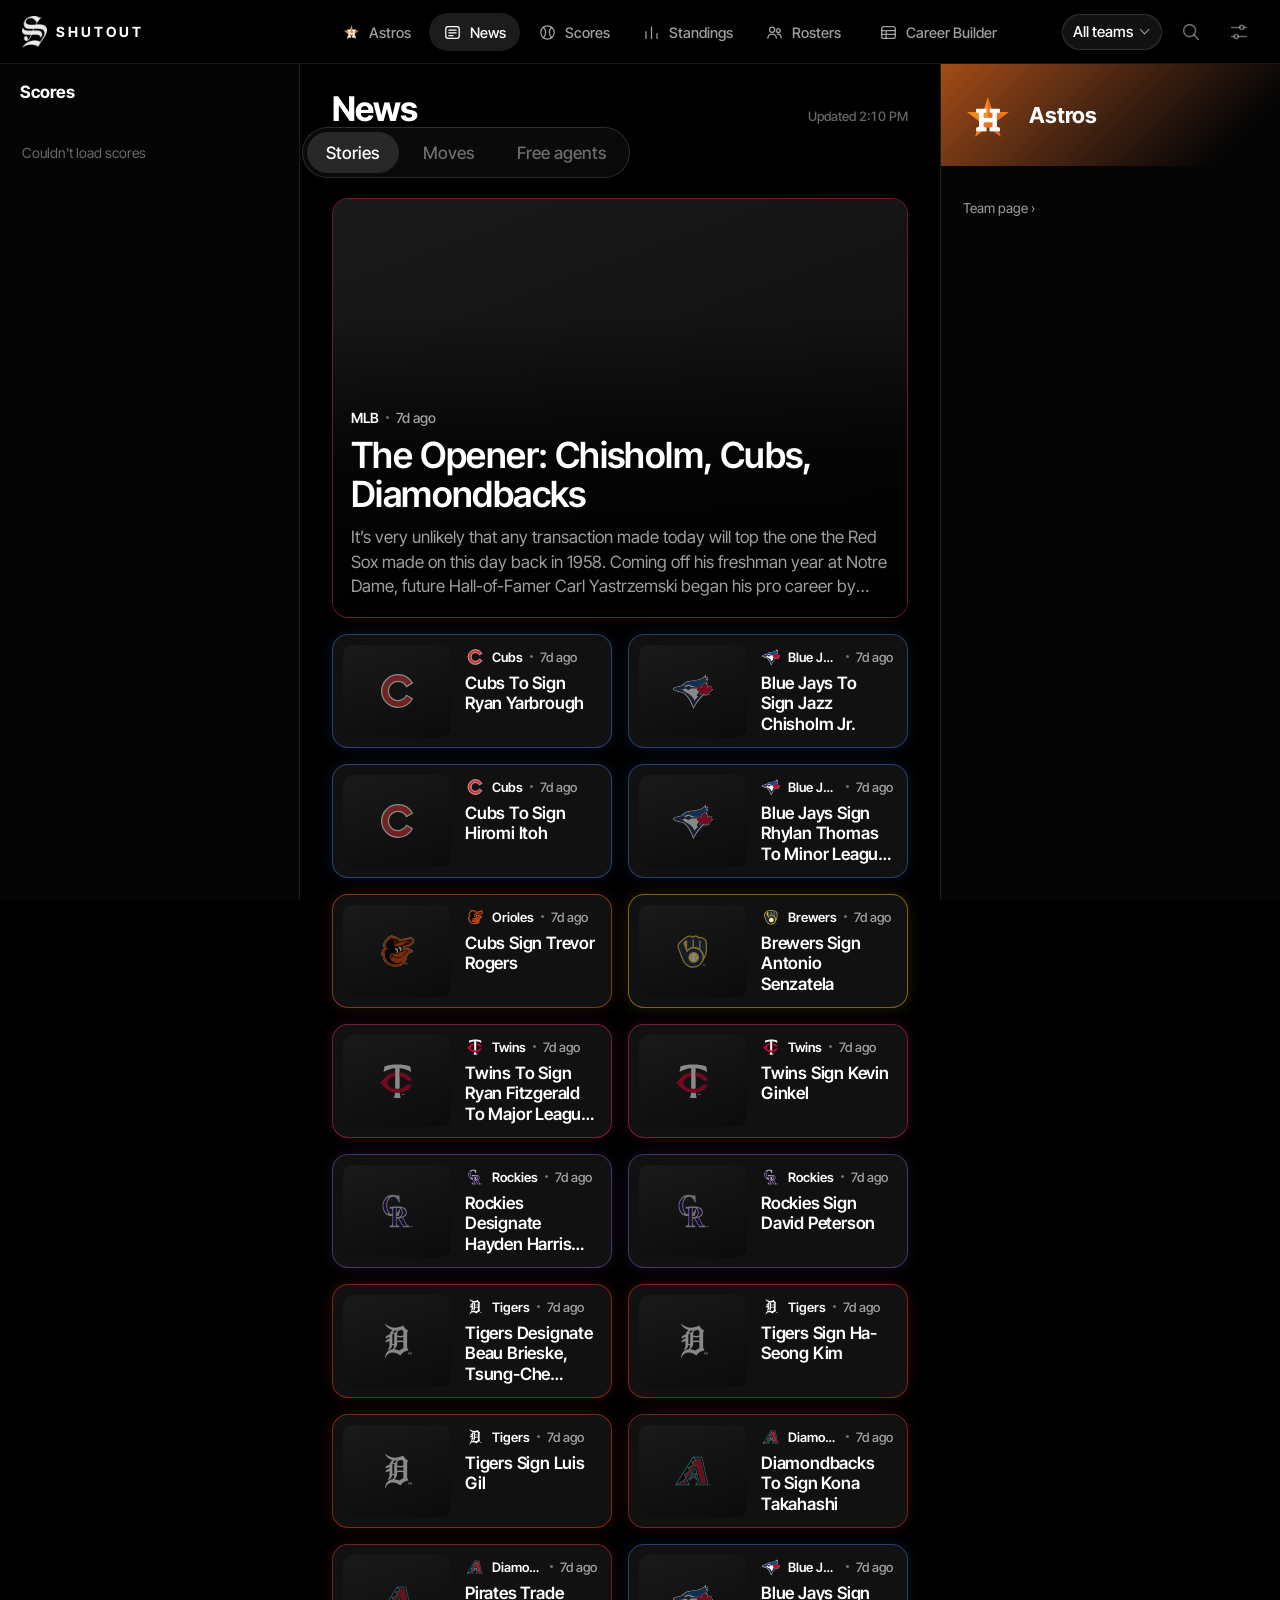
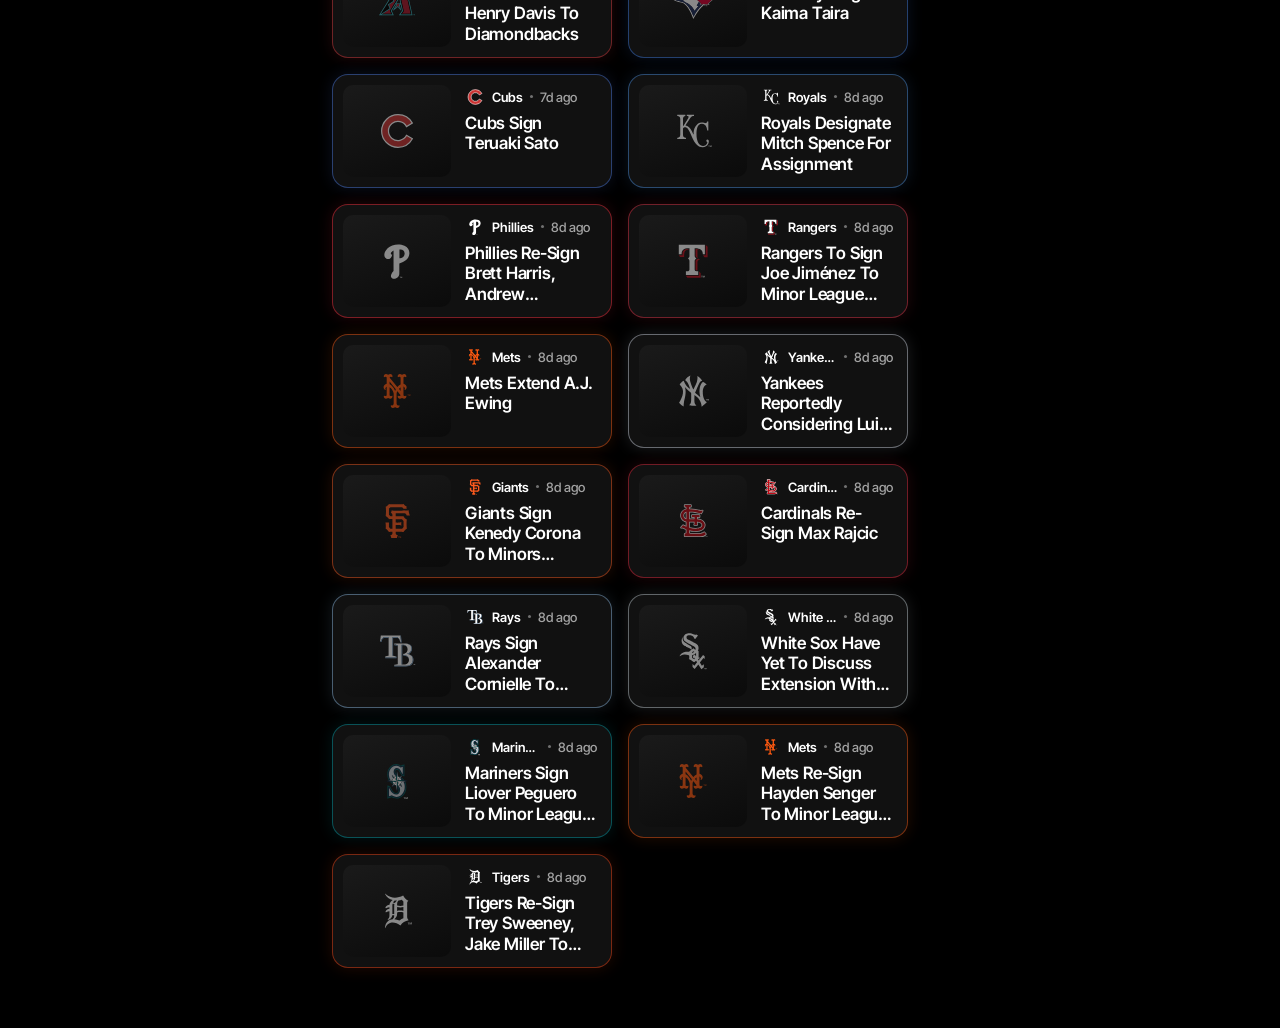
<file: m/index.html>
<!doctype html>
<html lang="en">
<head>
<meta charset="utf-8">
<!-- Everything (scripts, logos, news.json, images) lives one folder up, shared with the Xeneon page. -->
<base href="../">
<meta name="viewport" content="width=device-width, initial-scale=1, viewport-fit=cover">
<title>SHUTOUT</title>
<meta name="theme-color" content="#000000">
<meta name="apple-mobile-web-app-capable" content="yes">
<meta name="mobile-web-app-capable" content="yes">
<meta name="apple-mobile-web-app-status-bar-style" content="black-translucent">
<meta name="apple-mobile-web-app-title" content="SHUTOUT">
<meta name="application-name" content="SHUTOUT">
<link rel="manifest" href="m/manifest.webmanifest">
<link rel="apple-touch-icon" href="m/apple-touch-icon.png">
<link rel="icon" type="image/png" sizes="192x192" href="m/icon-192.png">
<link rel="preconnect" href="https://fonts.googleapis.com">
<link rel="preconnect" href="https://fonts.gstatic.com" crossorigin>
<link href="https://fonts.googleapis.com/css2?family=Inter+Tight:wght@400;500;600;700&display=swap" rel="stylesheet">
<script>
  // Installed on an iPhone with a notch or Dynamic Island: iOS sometimes reports a zero top safe area
  // (after coming back from Safari or a video), which puts buttons under the clock. Keep a floor.
  if (navigator.standalone && Math.max(screen.width, screen.height) >= 812) document.documentElement.classList.add("ios-notch");
</script>
<link href="views.css?v=__BUILD__" rel="stylesheet">
<link href="bracket.css?v=__BUILD__" rel="stylesheet">
<link href="m/mobile.css?v=__BUILD__" rel="stylesheet">
</head>
<body>
<div id="stage">
  <div id="glow"></div>
  <header id="m-top">
    <div class="m-brand"><img src="brand/shutout-logo.png" alt=""><span class="name">SHUTOUT</span></div>
    <button id="picker-btn" aria-haspopup="true"><span id="picker-label">All teams</span><span class="chev"></span></button><button id="picker-clear" aria-label="Show all teams">×</button>
    <button id="settings-btn" aria-label="Settings"><svg viewBox="0 0 24 24"><path d="M4 7h9M17 7h3M4 17h3M11 17h9"/><circle cx="15" cy="7" r="2.2"/><circle cx="9" cy="17" r="2.2"/></svg></button>
  </header>
  <div id="m-head"><h1 id="m-title">News</h1><span id="updated"></span></div>
  <div id="ctx"></div>
  <main id="m-main">
    <div class="view" id="view-myteam"><div id="myteam-body"></div></div>
    <div class="view on" id="view-news"><div id="m-news"></div></div>
    <div class="view" id="view-scores"><div id="scores-row"></div></div>
    <div class="view" id="view-standings"><div id="standings-body"></div></div>
    <div class="view" id="view-rosters"><div id="rosters-body"></div></div>
  </main>
  <nav id="m-tabs">
    <button class="tab" data-tab="myteam"><span class="mt-tab-logo"></span><span class="mt-tab-l">My team</span></button>
    <button class="tab on" data-tab="news"><svg viewBox="0 0 24 24"><rect x="3.5" y="4.5" width="17" height="15" rx="3"/><path d="M7.5 9h9M7.5 12.5h9M7.5 16h5"/></svg>News</button>
    <button class="tab" data-tab="scores"><svg viewBox="0 0 24 24"><circle cx="12" cy="12" r="8.5"/><path d="M7.2 5.6c1.6 1.8 2.4 4 2.4 6.4s-.8 4.6-2.4 6.4M16.8 5.6c-1.6 1.8-2.4 4-2.4 6.4s.8 4.6 2.4 6.4"/></svg>Scores</button>
    <button class="tab" data-tab="standings"><svg viewBox="0 0 24 24"><path d="M5 19.5V11M12 19.5V5M19 19.5v-6"/></svg>Standings</button>
    <button class="tab" data-tab="rosters"><svg viewBox="0 0 24 24"><circle cx="9" cy="8.5" r="3.2"/><path d="M3.5 19c.6-3.2 2.8-5 5.5-5s4.9 1.8 5.5 5"/><circle cx="16.8" cy="9.5" r="2.5"/><path d="M15.6 14.2c2.6-.3 4.5 1.3 5 4.3"/></svg>Rosters</button>
      <a class="tab desk" href="career/"><svg viewBox="0 0 24 24"><rect x="3.5" y="4.5" width="17" height="15" rx="2.5"/><path d="M3.5 9.5h17M9 9.5v10M3.5 14.5h17"/></svg>Career Builder</a>
  </nav>
  <div id="sheet"><div class="s-body"></div>
    <div class="s-nav"><button class="s-back">‹ Back</button><button class="s-close" aria-label="Close">×</button></div></div>
  <div id="scrim"></div>
  <div id="reader">
    <div class="r-photo"></div>
    <div class="r-main">
      <div class="kicker"></div>
      <h2></h2>
      <div class="r-body"></div>
      <div class="r-foot"><a class="r-link" target="_blank" rel="noopener">Read on MLB Trade Rumors</a><span class="r-step"><button data-step="-1" aria-label="Previous story">‹</button><span class="r-pos"></span><button data-step="1" aria-label="Next story">›</button></span></div>
    </div>
    <button class="r-close" aria-label="Close">×</button>
  </div>
  <div id="picker" role="menu"></div>
</div>

<script>const IS_MOBILE = true;</script>
<script src="teams.js?v=__BUILD__"></script>
<script src="mlb.js?v=__BUILD__"></script>
<script>
  // Phones scroll natively, so the Xeneon's drag-to-scroll (built for a touchscreen inside iCUE) is switched off here.
  dragScroll = function () {};
</script>
<script src="sheet.js?v=__BUILD__"></script>
<script src="push-config.js?v=__BUILD__"></script>
<script src="alerts.js?v=__BUILD__"></script>
<script src="settings.js?v=__BUILD__"></script>
<script src="scores.js?v=__BUILD__"></script>
<script src="standings.js?v=__BUILD__"></script>
<script src="bracket.js?v=__BUILD__"></script>
<script src="leaders.js?v=__BUILD__"></script>
<script src="team.js?v=__BUILD__"></script>
<script src="savant.js?v=__BUILD__"></script>
<script src="newslinks.js?v=__BUILD__"></script>
<script src="player.js?v=__BUILD__"></script>
<script src="gameday.js?v=__BUILD__"></script>
<script src="game.js?v=__BUILD__"></script>
<script src="myteam.js?v=__BUILD__"></script>
<script src="livebar.js?v=__BUILD__"></script>
<script src="search.js?v=__BUILD__"></script>
<script src="hotstove.js?v=__BUILD__"></script>
<script src="dash.js?v=__BUILD__"></script>
<script>
  /* Phone version of the widget. The tabs and pages are the same scripts the Xeneon page runs
     (scores.js, game.js, gameday.js ...); this file only supplies the shell they expect (tabs, team picker,
     news, reader) and mobile.css lays their output out in one column. */
  const REFRESH_MS = 5 * 60 * 1000;
  const NEW_MIN = 60;
  const LEAGUE = { abbr: "MLB", name: "MLB", color: "#c8102e", bright: "#e8283f" };
  const logo = (t) => `logos/${t.abbr}.svg?v=__BUILD__`;
  const logoFallback = (t) => `https://www.mlbstatic.com/team-logos/team-cap-on-dark/${t.id}.svg`;
  const logoImg = (t, cls = "") => t.id ? `<img class="${cls}" src="${logo(t)}" data-fb="${logoFallback(t)}" alt="" onerror="fb(this)">` : "";
  function fb(img) { if (img.dataset.fb && !img.dataset.tried) { img.dataset.tried = 1; img.src = img.dataset.fb; } else img.remove(); }
  const byAbbr = Object.fromEntries(TEAMS.map((t) => [t.abbr, t]));
  let articles = [];
  let lastKey = "";
  // Phone settings are kept apart from the Xeneon's ("m-" keys), in case both run in one browser.
  function load(k) { try { return localStorage.getItem(`m-${k}`); } catch { return null; } }
  function save(k, v) { try { localStorage.setItem(`m-${k}`, v); } catch {} }
  let selected = load("team") || "ALL";
  if (selected !== "ALL" && !byAbbr[selected]) selected = "ALL";
  const esc = (s) => String(s).replace(/[&<>"']/g, (c) => ({ "&": "&amp;", "<": "&lt;", ">": "&gt;", '"': "&quot;", "'": "&#39;" }[c]));
  const rgb = (hex) => { const n = parseInt(hex.slice(1), 16); return `${n >> 16 & 255}, ${n >> 8 & 255}, ${n & 255}`; };
  const vars = (t) => `--tc:${t.bright};--tc-rgb:${rgb(t.bright)};--primary:${t.color}`;

  // The shared pages are drawn at desktop sizes and zoomed down (mobile.css, --mz). `scale` tells the
  // shared scripts that zoom, so canvases render at the screen's real resolution and bracket lines line up.
  let scale = 0.74;
  function fit() {
    scale = innerWidth >= 700 ? 0.9 : innerWidth < 360 ? 0.68 : 0.74;
    document.documentElement.style.setProperty("--mz", scale);
  }
  addEventListener("resize", fit); fit();

  const minutes = (iso) => Math.max(0, (Date.now() - new Date(iso)) / 60000);
  function ago(iso) {
    const m = minutes(iso);
    if (m < 1) return "Just now";
    if (m < 60) return `${Math.round(m)}m ago`;
    if (m < 1440) return `${Math.round(m / 60)}h ago`;
    return `${Math.round(m / 1440)}d ago`;
  }

  function applyTeamMode(team) {
    const stage = document.getElementById("stage");
    stage.classList.toggle("team", !!team);
    if (team) stage.style.setProperty("--team-rgb", rgb(team.bright));
    document.getElementById("picker-label").innerHTML = team ? `${logoImg(team)} ${esc(team.name)}` : "All teams";
    document.getElementById("picker-clear").classList.toggle("on", !!team);
  }

  const kicker = (a, t) => `${logoImg(t)}<span class="team">${esc(t.name)}</span><span class="sep"></span>` +
    `<span class="age" data-d="${esc(a.date)}">${ago(a.date)}</span>${minutes(a.date) < NEW_MIN ? `<span class="new">NEW</span>` : ""}`;

  /* ---- News: the newest story as a full-bleed headliner, then a list ---- */
  let list = [];
  function newsCard(a, t, i) {
    const photo = a.image ? `<img class="photo" src="${esc(a.image)}" alt="" loading="${i < 4 ? "eager" : "lazy"}" onload="this.classList.add('on')" onerror="this.remove()">` : "";
    if (i === 0) {
      const preview = (a.body || [])[0] || "";
      return `<article class="mcard hero" data-i="0" role="button" style="${vars(t)}">
        <div class="fallback">${logoImg(t)}</div>${photo}<div class="shade"></div>
        <div class="text"><div class="kicker">${kicker(a, t)}</div><h2>${esc(a.title)}</h2>
          ${preview ? `<p class="preview">${esc(preview)}</p>` : ""}</div></article>`;
    }
    return `<article class="mcard row" data-i="${i}" role="button" style="${vars(t)};--delay:${Math.min(i, 10) * 30}ms">
      <div class="thumb"><div class="fallback">${logoImg(t)}</div>${photo}</div>
      <div class="text"><div class="kicker">${kicker(a, t)}</div><h3>${esc(a.title)}</h3></div></article>`;
  }
  function render() {
    const team = byAbbr[selected];
    applyTeamMode(team);
    list = (team ? articles.filter((a) => a.teams.includes(team.abbr)) : articles).slice(0, 30);
    document.getElementById("m-news").innerHTML = list.length
      ? list.map((a, i) => newsCard(a, team || byAbbr[a.teams[0]] || LEAGUE, i)).join("")
      : `<div class="empty">${team ? logoImg(team) : ""}<div>No recent news${team ? ` for the ${esc(team.name)}` : ""}</div></div>`;
    document.querySelectorAll("#picker button").forEach((b) => b.classList.toggle("on", b.dataset.t === selected));
  }
  document.getElementById("m-news").addEventListener("click", (e) => {
    const c = e.target.closest(".mcard"); if (c) openReader(list[+c.dataset.i]);
  });

  // ---- Reader ----
  const READER_SWIPE_ZONE = "#reader";
  let readerIdx = -1;
  function openReader(a) {
    if (!a) return;
    readerIdx = list.indexOf(a);
    const r0 = document.getElementById("reader");
    r0.querySelector(".r-pos").textContent = readerIdx >= 0 ? `${readerIdx + 1} of ${list.length}` : "";
    r0.querySelectorAll("[data-step]").forEach((b) => { b.disabled = readerIdx < 0 || !list[readerIdx + +b.dataset.step]; });
    const t = byAbbr[selected] || byAbbr[a.teams[0]] || LEAGUE;
    const r = document.getElementById("reader");
    const photo = r.querySelector(".r-photo");
    photo.style.backgroundImage = a.image ? `url("${a.image.replace(/"/g, "%22")}")` : "";
    photo.innerHTML = a.image ? "" : logoImg(t, "logo");
    r.querySelector(".kicker").innerHTML = kicker(a, t);
    r.querySelector("h2").innerHTML = linkPlayers(a.title, a.players, esc);
    const body = a.body || [];
    r.querySelector(".r-body").innerHTML = body.length
      ? body.map((p) => `<p>${linkPlayers(p, a.players, esc)}</p>`).join("")
      : `<p style="color:var(--text-3)">No preview for this story yet. It will appear after the next news update.</p>`;
    r.querySelector(".r-link").href = a.link;
    r.scrollTop = 0;
    // Opening a story is a step in the history, so swipe-back / Android Back closes it.
    if (!r.classList.contains("open") && !history.state?.reader) history.pushState({ reader: 1 }, "");
    r.classList.add("open");
    document.body.classList.add("locked");
  }
  function hideReader() {
    document.getElementById("reader").classList.remove("open");
    if (!Sheet.isOpen()) document.body.classList.remove("locked");
  }
  function closeReader() {
    if (!document.getElementById("reader").classList.contains("open")) return;
    if (history.state?.reader) history.back(); else hideReader();
  }
  document.querySelector("#reader .r-close").onclick = closeReader;
  // Previous / next story: the arrows in the footer, or a sideways swipe (on the photo on the Xeneon,
  // where the text itself scrolls sideways; anywhere on the phone).
  function stepReader(d) {
    const a = list[readerIdx + d]; if (!a) return;
    const r = document.getElementById("reader");
    r.classList.remove("slide-l", "slide-r"); void r.offsetWidth;
    openReader(a);
    r.classList.add(d > 0 ? "slide-l" : "slide-r");
  }
  document.querySelector("#reader .r-step").addEventListener("click", (e) => {
    const b = e.target.closest("[data-step]"); if (b && !b.disabled) stepReader(+b.dataset.step);
  });
  (() => {
    const zone = document.querySelector(READER_SWIPE_ZONE);
    // Touch events, since a touch that starts a scroll cancels its pointer events.
    let sx = 0, sy = 0, on = false;
    const start = (x, y) => { sx = x; sy = y; on = true; };
    const end = (x, y) => {
      if (!on) return; on = false;
      const dx = x - sx, dy = y - sy;
      if (Math.abs(dx) > 60 && Math.abs(dx) > Math.abs(dy) * 1.5) stepReader(dx < 0 ? 1 : -1);
    };
    zone.addEventListener("touchstart", (e) => start(e.touches[0].clientX, e.touches[0].clientY), { passive: true });
    zone.addEventListener("touchend", (e) => end(e.changedTouches[0].clientX, e.changedTouches[0].clientY), { passive: true });
    zone.addEventListener("pointerdown", (e) => { if (e.pointerType === "mouse") start(e.clientX, e.clientY); });
    zone.addEventListener("pointerup", (e) => { if (e.pointerType === "mouse") end(e.clientX, e.clientY); });
  })();
  // A player's name opens his page; Back from there returns to the story.
  document.getElementById("reader").addEventListener("click", (e) => {
    const n = e.target.closest("[data-player]"); if (!n) return;
    const r = document.getElementById("reader");
    r.classList.remove("open");
    Sheet.open("player", { id: +n.dataset.player }, () => r.classList.add("open"));
  });

  /* ---- Team picker ---- */
  function buildPicker() {
    const f = Settings.fav();
    // All teams, then the favorite, then everyone else A-Z.
    const opts = [{ abbr: "ALL" }, ...(f ? [f] : []), ...[...TEAMS].filter((t) => t !== f).sort((a, b) => a.abbr.localeCompare(b.abbr))];
    document.getElementById("picker").innerHTML = opts.map((t) =>
      `<button data-t="${t.abbr}" class="${t === f ? "fav" : ""}">${t.id ? logoImg(t) : `<svg class="all" viewBox="0 0 24 24" aria-hidden="true"><rect x="4" y="4" width="7" height="7" rx="2"/><rect x="13" y="4" width="7" height="7" rx="2"/><rect x="4" y="13" width="7" height="7" rx="2"/><rect x="13" y="13" width="7" height="7" rx="2"/></svg>`}${t.id ? t.abbr : "All"}</button>`).join("");
  }
  function togglePicker(open) {
    document.getElementById("picker").classList.toggle("open", open);
    document.getElementById("scrim").classList.toggle("open", open);
  }
  document.getElementById("picker-btn").onclick = () => togglePicker(!document.getElementById("picker").classList.contains("open"));
  document.getElementById("scrim").onclick = () => togglePicker(false);
  document.getElementById("picker-clear").onclick = () => {
    selected = "ALL"; save("team", selected); render(); VIEWS[activeTab]?.teamChanged(); if (activeTab === "news") HotStove.teamChanged();
  };
  document.addEventListener("favchange", () => { buildPicker(); render(); });
  document.getElementById("picker").onclick = (e) => {
    const b = e.target.closest("button"); if (!b) return;
    selected = b.dataset.t; save("team", selected); togglePicker(false); render();
    VIEWS[activeTab]?.teamChanged();
    if (activeTab === "news") HotStove.teamChanged();
  };

  /* ---- Tabs ---- */
  const VIEWS = { myteam: MyTeam, scores: Scores, standings: Standings, rosters: Rosters };
  const TITLES = { myteam: "My team", news: "News", scores: "Scores", standings: "Standings", rosters: "Rosters" };
  const updatedText = {};
  let activeTab = "news";
  function setUpdated(tab, text) {
    updatedText[tab] = text;
    if (tab === activeTab) document.getElementById("updated").textContent = text;
  }
  function setTab(t) {
    if (!TITLES[t]) t = "news";
    if (activeTab !== t) VIEWS[activeTab]?.hide();
    const same = activeTab === t;
    activeTab = t; save("tab", t); document.dispatchEvent(new CustomEvent("tabchange"));
    document.querySelectorAll("#m-tabs .tab").forEach((el) => el.classList.toggle("on", el.dataset.tab === t));
    document.querySelectorAll(".view").forEach((el) => el.classList.toggle("on", el.id === `view-${t}`));
    document.getElementById("m-title").textContent = t === "myteam" ? (Settings.fav()?.name || "My team") : TITLES[t];
    document.getElementById("ctx").innerHTML = "";
    document.getElementById("updated").textContent = updatedText[t] || "";
    togglePicker(false); Settings.close(); Search.close();
    if (!same) scrollTo(0, 0);
    if (t !== "news") VIEWS[t].show(); else HotStove.show();
  }
  document.getElementById("m-tabs").onclick = (e) => {
    const el = e.target.closest("[data-tab]"); if (!el) return;
    if (Sheet.isOpen()) { Sheet.close(); hideReader(); } else closeReader();
    // Tapping the tab you're on scrolls back to the top.
    if (el.dataset.tab === activeTab) { scrollTo({ top: 0, behavior: "smooth" }); return; }
    setTab(el.dataset.tab);
  };

  // A team's season in Scores: land on its latest game (the Xeneon scrolls sideways to it).
  new MutationObserver(() => {
    if (activeTab !== "scores" || !byAbbr[selected]) return;
    const grid = document.querySelector("#scores-row .ggrid:not(.settled)");
    if (!grid || grid.dataset.landed) return;
    grid.dataset.landed = 1;
    const cards = [...grid.querySelectorAll(".gcard")];
    const target = cards.find((c) => c.classList.contains("live")) || cards.filter((c) => c.classList.contains("final")).pop();
    if (target) requestAnimationFrame(() => scrollTo(0, Math.max(0, target.getBoundingClientRect().top + scrollY - 180)));
  }).observe(document.getElementById("scores-row"), { childList: true });

  // The page behind a game/team/player page shouldn't scroll along with it.
  new MutationObserver(() => {
    const open = document.getElementById("sheet").classList.contains("open");
    document.body.classList.toggle("locked", open || document.getElementById("reader").classList.contains("open"));
    if (open) document.querySelector("#sheet .s-body").scrollTop = 0;
  }).observe(document.getElementById("sheet"), { attributes: true, attributeFilter: ["class"] });
  // Each new page in the stack starts at its top.
  new MutationObserver(() => { document.querySelector("#sheet .s-body").scrollTop = 0; })
    .observe(document.querySelector("#sheet .s-body"), { attributes: true, attributeFilter: ["class"] });

  let pendingStory = new URLSearchParams(location.search).get("story");
  async function refresh() {
    try {
      const data = await (await fetch(`news.json?t=${Date.now()}`, { cache: "no-store" })).json();
      setUpdated("news", `Updated ${new Date(data.updated).toLocaleTimeString([], { hour: "numeric", minute: "2-digit" })}`);
      const key = (data.articles || []).map((a) => a.link).join("|");
      articles = data.articles || [];
      if (key !== lastKey) { lastKey = key; render(); }
      if (pendingStory) { const a = articles.find((x) => x.link === pendingStory); pendingStory = null; if (a) { setTab("news"); openReader(a); } }
      else document.querySelectorAll(".age[data-d]").forEach((el) => { el.textContent = ago(el.dataset.d); });
    } catch (e) {
      setUpdated("news", "Couldn't load news");
    }
  }

  // Back gesture: the sheet keeps its pages in the history (sheet.js); this handles the story reader.
  Sheet.useHistory();
  addEventListener("popstate", (e) => {
    const r = document.getElementById("reader");
    if (!e.state?.reader) { if (r.classList.contains("open")) hideReader(); }
    // A leftover story step (the story was closed another way): skip past it.
    else if (!r.classList.contains("open") && !Sheet.isOpen()) history.back();
  });

  /* ---- Pull to refresh: drag down from the top of a tab (or a page) ---- */
  (() => {
    const ind = document.createElement("div");
    ind.id = "ptr";
    ind.innerHTML = `<svg viewBox="0 0 24 24"><path d="M20 12a8 8 0 1 1-2.34-5.66M20 4v5h-5"/></svg>`;
    document.body.appendChild(ind);
    const PULL = 80;
    let y0 = null, dy = 0, busy = false;
    const scroller = () => Sheet.isOpen() ? document.querySelector("#sheet .s-body") : null;
    const atTop = () => { const el = scroller(); return el ? el.scrollTop <= 0 : scrollY <= 0; };
    const show = (d) => {
      const p = Math.min(1, d / PULL);
      ind.style.opacity = p;
      ind.style.transform = `translateY(${-40 + Math.min(d, PULL * 1.3) * .8}px) rotate(${p * 270}deg)`;
    };
    addEventListener("touchstart", (e) => {
      if (busy || e.touches.length > 1 || document.getElementById("reader").classList.contains("open")) { y0 = null; return; }
      if (document.querySelector(".pop.open, #picker.open")) { y0 = null; return; }
      y0 = atTop() ? e.touches[0].clientY : null; dy = 0;
    }, { passive: true });
    addEventListener("touchmove", (e) => {
      if (y0 == null) return;
      dy = e.touches[0].clientY - y0;
      if (dy > 0 && atTop()) show(dy); else { dy = 0; show(0); }
    }, { passive: true });
    addEventListener("touchend", async () => {
      if (y0 == null) return;
      y0 = null;
      if (dy < PULL) { ind.style.transition = "opacity .2s, transform .2s"; show(0); setTimeout(() => (ind.style.transition = ""), 220); return; }
      busy = true; ind.classList.add("spin");
      try {
        if (Sheet.isOpen()) await Sheet.refresh();
        else if (activeTab === "news") await refresh();
        else VIEWS[activeTab]?.show();
      } catch (e) {}
      setTimeout(() => { ind.classList.remove("spin"); show(0); busy = false; }, 600);
    }, { passive: true });
  })();

  buildPicker(); render(); refresh(); setInterval(refresh, REFRESH_MS);
  Sheet.init(); Settings.init(); Scores.init(); Standings.init(); Rosters.init(); MyTeam.init(); LiveBar.init(); Search.init(); HotStove.init();
  window.closeReaderFromDash = () => { if (document.getElementById("reader").classList.contains("open")) hideReader(); };
  Dash.init();
  // Deep links from the taskbar widget, notifications and shortcuts: ?tab=scores, ?game=PK, ?player=ID, ?team=ID
  const qs = new URLSearchParams(location.search);
  setTab(["myteam", "news", "scores", "standings", "rosters"].includes(qs.get("tab")) ? qs.get("tab") : load("tab") || "news");
  if (+qs.get("game")) Sheet.open("game", { pk: +qs.get("game") });
  else if (+qs.get("player")) Sheet.open("player", { id: +qs.get("player") });
  else if (+qs.get("team")) Sheet.open("team", { id: +qs.get("team") });
  else if (!qs.get("tab") && !qs.get("story")) Sheet.restore();
  if (/[?&](game|player|team|tab|story)=/.test(location.search)) history.replaceState(history.state, "", location.pathname);

  // The service worker makes the app installable and carries push alerts. It never caches pages,
  // so updates still arrive through the version check below.
  if ("serviceWorker" in navigator && location.protocol === "https:") navigator.serviceWorker.register("sw.js", { scope: "./" }).then(() => Alerts.sync()).catch(() => {});

  // Coming back to the app after a while: refresh news right away.
  document.addEventListener("visibilitychange", () => { if (!document.hidden) { refresh(); checkVersion(); } });

  /* Self-update, like the Xeneon page: reload when a new deploy is out (not while a page is open). */
  const BUILD = "__BUILD__";
  async function checkVersion() {
    if (BUILD.startsWith("__")) return;
    try {
      const v = await (await fetch(`version.json?t=${Date.now()}`, { cache: "no-store" })).json();
      if (v.build && v.build !== BUILD && !Sheet.isOpen() && !document.getElementById("reader").classList.contains("open"))
        location.replace(`${location.pathname}?v=${v.build}${location.hash}`);
    } catch (e) {}
  }
  setInterval(checkVersion, 60 * 1000);
</script>
</body>
</html>
</file>
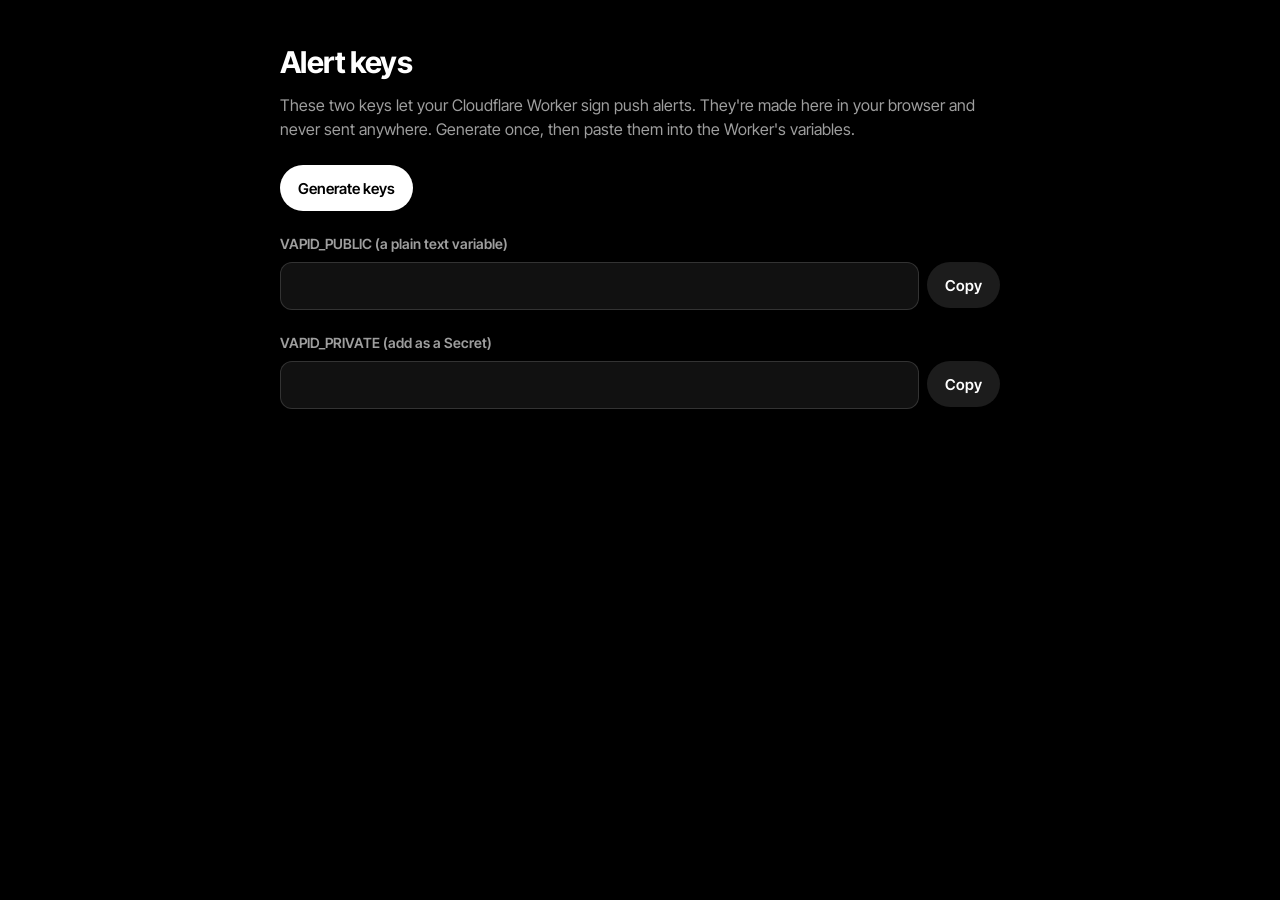
<file: push/keys.html>
<!doctype html>
<html lang="en"><head><meta charset="utf-8"><meta name="viewport" content="width=device-width, initial-scale=1">
<title>Alert keys · SHUTOUT</title>
<link href="https://fonts.googleapis.com/css2?family=Inter+Tight:wght@400;500;600&display=swap" rel="stylesheet">
<style>
  body { margin: 0; background: #000; color: #fff; font: 16px/1.5 "Inter Tight", system-ui, sans-serif; padding: 40px 20px; }
  main { max-width: 720px; margin: 0 auto; }
  h1 { font-size: 30px; letter-spacing: -.6px; margin: 0 0 8px; } p { color: rgba(255,255,255,.62); margin: 0 0 24px; }
  label { display: block; font-size: 14px; font-weight: 600; color: rgba(255,255,255,.62); margin: 22px 0 8px; }
  .row { display: flex; gap: 8px; }
  input { flex: 1; min-width: 0; height: 46px; padding: 0 14px; border-radius: 12px; border: 1px solid rgba(255,255,255,.14); background: #111; color: #fff; font: 14px ui-monospace, monospace; }
  button { height: 46px; padding: 0 18px; border-radius: 999px; border: 0; background: #fff; color: #000; font: 600 15px "Inter Tight", sans-serif; cursor: pointer; }
  button.ghost { background: #1c1c1c; color: #fff; }
</style></head>
<body><main>
  <h1>Alert keys</h1>
  <p>These two keys let your Cloudflare Worker sign push alerts. They're made here in your browser and never sent anywhere. Generate once, then paste them into the Worker's variables.</p>
  <button id="gen">Generate keys</button>
  <label>VAPID_PUBLIC (a plain text variable)</label>
  <div class="row"><input id="pub" readonly><button class="ghost" data-copy="pub">Copy</button></div>
  <label>VAPID_PRIVATE (add as a Secret)</label>
  <div class="row"><input id="priv" readonly><button class="ghost" data-copy="priv">Copy</button></div>
</main>
<script>
  const b64u = (b) => btoa(String.fromCharCode(...new Uint8Array(b))).replace(/\+/g, "-").replace(/\//g, "_").replace(/=+$/, "");
  document.getElementById("gen").onclick = async () => {
    const k = await crypto.subtle.generateKey({ name: "ECDSA", namedCurve: "P-256" }, true, ["sign", "verify"]);
    document.getElementById("pub").value = b64u(await crypto.subtle.exportKey("raw", k.publicKey));
    document.getElementById("priv").value = (await crypto.subtle.exportKey("jwk", k.privateKey)).d;
  };
  document.addEventListener("click", (e) => {
    const b = e.target.closest("[data-copy]"); if (!b) return;
    navigator.clipboard.writeText(document.getElementById(b.dataset.copy).value); b.textContent = "Copied"; setTimeout(() => (b.textContent = "Copy"), 1200);
  });
</script></body></html>
</file>
<file: views.css>
/* Scores, Standings, Rosters tabs and the game / team / player pages.
   Uses the tokens in index.html (--surface, --line, --text-2 ...) so everything matches the news cards. */

nav .tab { cursor: pointer; transition: color .2s var(--ease); }
nav .tab:not(.on):active { color: var(--text-2); }

.view { position: absolute; left: 0; right: 0; top: 100px; bottom: 0; display: none; }
.view.on { display: block; animation: fade .25s var(--ease); }
@keyframes fade { from { opacity: 0; } to { opacity: 1; } }

/* Header context control (date for scores, divisions/wild card for standings). */
#ctx { display: flex; align-items: center; gap: 20px; height: 56px; }
#ctx:empty { display: none; }
.ctx-label { font-size: 20px; font-weight: 500; color: var(--text-3); }
.datebar { display: flex; align-items: center; height: 56px; border-radius: 999px; border: 1px solid var(--line-2); background: rgba(255,255,255,.06); }
.datebar button { height: 56px; border: 0; background: none; color: var(--text); font: 500 20px "Inter Tight", sans-serif; cursor: pointer; }
.datebar .arrow { width: 60px; font-size: 32px; line-height: 1; color: var(--text-2); padding-bottom: 4px; }
.datebar .date { min-width: 150px; padding: 0 6px; }
.seg { display: inline-flex; height: 56px; padding: 4px; gap: 4px; border-radius: 999px; border: 1px solid var(--line-2); background: rgba(255,255,255,.04); }
.seg button { height: 46px; padding: 0 22px; border: 0; border-radius: 999px; background: none; color: var(--text-3);
  font: 500 19px "Inter Tight", sans-serif; cursor: pointer; white-space: nowrap; }
.seg button.on { background: rgba(255,255,255,.12); color: var(--text); }
.seg button:disabled, .datebar button:disabled { color: var(--text-4); opacity: .55; cursor: default; }
.datebar .date { display: flex; align-items: center; justify-content: center; gap: 12px; padding: 0 10px; }
.cal-ic { width: 20px; height: 20px; fill: none; stroke: var(--text-3); stroke-width: 1.6; stroke-linecap: round; }

/* Popovers (calendar, settings) share the team picker's look. */
.pop { position: absolute; top: 108px; z-index: 12; display: none; padding: 24px; border-radius: 16px;
  background: rgba(18,18,18,.97); border: 1px solid var(--line-2); box-shadow: 0 24px 80px rgba(0,0,0,.85); }
.pop.open { display: block; animation: pop .18s var(--ease); }

/* Calendar */
#cal { width: 640px; }
.cal-head { display: flex; align-items: baseline; justify-content: space-between; gap: 16px; height: 34px; }
.cal-title { font-size: 26px; font-weight: 600; letter-spacing: -.4px; }
.cal-phase { font-size: 16px; color: var(--text-3); white-space: nowrap; }
.cal-months { display: flex; gap: 6px; margin-top: 16px; }
.cal-months button { flex: 1; height: 40px; border: 0; border-radius: 999px; background: none; color: var(--text-3);
  font: 500 16px "Inter Tight", sans-serif; cursor: pointer; }
.cal-months button.on { background: rgba(255,255,255,.12); color: var(--text); }
.cal-wk, .cal-grid { display: grid; grid-template-columns: repeat(7, 1fr); }
.cal-wk { margin-top: 14px; height: 30px; align-items: center; }
.cal-wk span { text-align: center; font-size: 14px; font-weight: 500; color: var(--text-4); }
.cal-grid { row-gap: 4px; }
.cd { position: relative; height: 58px; display: flex; align-items: center; justify-content: center; border: 0; border-radius: 12px;
  background: none; font: 500 21px "Inter Tight", sans-serif; font-variant-numeric: tabular-nums; color: rgba(255,255,255,.16); }
.cd.g { color: var(--text); cursor: pointer; transition: background .15s var(--ease); }
.cd.g:active { background: rgba(255,255,255,.08); }
.cd.today { box-shadow: inset 0 0 0 1px var(--line-2); }
.cd.sel { background: #fff; color: #000; font-weight: 600; }
.cd i { position: absolute; bottom: 8px; left: 50%; width: 5px; height: 5px; margin-left: -2.5px; border-radius: 50%; background: rgb(var(--fav-rgb, 255,255,255)); }
.cd.sel i { background: #000; }
#cal { --fav-rgb: 255,255,255; }
.cal-foot { display: flex; align-items: center; gap: 10px; margin-top: 14px; font-size: 15px; color: var(--text-3); }
.cal-foot i { width: 6px; height: 6px; border-radius: 50%; background: rgb(var(--fav-rgb)); }

/* Settings */
#settings-btn { width: 44px; height: 44px; margin: 0 -8px 0 16px; display: flex; align-items: center; justify-content: center;
  border: 0; border-radius: 50%; background: none; cursor: pointer; transition: background .15s var(--ease); }
#settings-btn svg { width: 24px; height: 24px; fill: none; stroke: var(--text-3); stroke-width: 1.7; stroke-linecap: round; }
#settings-btn.on { background: rgba(255,255,255,.08); }
#settings-btn.on svg { stroke: var(--text); }
#settings { right: 40px; width: 960px; }
.set-head { display: flex; align-items: center; justify-content: space-between; height: 40px; }
.set-title { font-size: 24px; font-weight: 600; letter-spacing: -.3px; }
.set-none { height: 36px; padding: 0 16px; border: 1px solid var(--line-2); border-radius: 999px; background: none; color: var(--text-3);
  font: 500 15px "Inter Tight", sans-serif; cursor: pointer; }
.set-none.on { color: var(--text); border-color: rgba(255,255,255,.4); }
.set-grid { display: grid; grid-template-columns: repeat(6, 1fr); gap: 8px; margin-top: 16px; }
.set-grid button { display: flex; align-items: center; gap: 10px; height: 52px; padding: 0 12px; border: 1px solid transparent; border-radius: 10px;
  background: var(--surface-2); color: var(--text-2); font: 500 16px "Inter Tight", sans-serif; cursor: pointer; text-align: left; }
.set-grid button img { width: 28px; height: 28px; flex: none; }
.set-grid button span { white-space: nowrap; overflow: hidden; text-overflow: ellipsis; }
.set-grid button.on { background: #262626; color: var(--text); border-color: rgba(var(--fav-rgb), .7); }
.set-note { margin-top: 16px; font-size: 15px; color: var(--text-3); }

.muted { color: var(--text-3); }
.pos { color: #5fd38a; } .neg { color: #f06a6a; }
.lnk { cursor: pointer; }
.dotsep { display: inline-block; width: 4px; height: 4px; border-radius: 50%; background: var(--text-4); margin: 0 14px; vertical-align: middle; }
.dot { display: inline-block; width: 10px; height: 10px; border-radius: 50%; background: #ff4747; margin-right: 10px; vertical-align: 1px;
  box-shadow: 0 0 10px rgba(255,71,71,.8); animation: blink 1.6s ease-in-out infinite; }
@keyframes blink { 50% { opacity: .35; } }

/* ---------- Scores ---------- */
#scores-row { position: absolute; inset: 0; overflow: hidden; }
.ggrid { display: grid; grid-auto-flow: column; grid-template-rows: repeat(2, 268px); grid-auto-columns: 470px; gap: 24px;
  padding: 20px 40px 0; width: max-content; }
.gcard { position: relative; border-radius: var(--radius); padding: 22px 26px 20px; display: flex; flex-direction: column;
  background: var(--surface); border: 1px solid var(--line); cursor: pointer; opacity: 0;
  animation: card-in .45s var(--ease) forwards var(--delay, 0ms); transition: transform .15s var(--ease); }
.gcard:active { transform: scale(.98); }
/* Favorite team: a quiet tint of its color on the border. */
.gcard.fav:not(.live) { border-color: rgba(var(--fav-rgb), .5); background: #141414; }
/* Live games: a team-color hairline with one short brighter streak that slowly travels around it (the "comet").
   It's the only moving border in the app, so motion means "live". */
.gcard.live { border: 1px solid transparent;
  background: linear-gradient(var(--surface), var(--surface)) padding-box,
              conic-gradient(from var(--ring), rgba(var(--tc-rgb), .28) 0 70%, var(--tc) 86%, rgba(var(--tc-rgb), .28) 100%) border-box;
  animation: card-in .45s var(--ease) forwards var(--delay, 0ms), ring 18s linear infinite; }
.gcard .top { display: flex; align-items: center; justify-content: space-between; height: 26px; margin-bottom: 14px; font-size: 18px; }
.gcard .st { font-weight: 600; color: var(--text-2); }
.gcard .st.live { color: var(--text); }
.gcard .note { color: var(--text-3); font-size: 17px; white-space: nowrap; overflow: hidden; text-overflow: ellipsis; max-width: 260px; }
.gcard .tr { display: flex; align-items: center; height: 58px; gap: 14px; }
.gcard .tr img { width: 42px; height: 42px; flex: none; }
.gcard .tr .nm { font-size: 28px; font-weight: 600; letter-spacing: -.4px; white-space: nowrap; overflow: hidden; text-overflow: ellipsis; }
.gcard .tr .rec { font-size: 17px; color: var(--text-3); font-variant-numeric: tabular-nums; }
.gcard .tr .sc { margin-left: auto; font-size: 40px; font-weight: 600; font-variant-numeric: tabular-nums; letter-spacing: -1px; }
.gcard .tr.lose .nm, .gcard .tr.lose .sc { color: var(--text-3); }
.gcard .tr.lose img { opacity: .55; }
.gcard .foot { margin-top: auto; display: flex; align-items: center; gap: 10px; height: 40px; padding-top: 12px; border-top: 1px solid var(--line);
  font-size: 18px; color: var(--text-2); white-space: nowrap; overflow: hidden; }
.gcard .foot b { color: var(--text-3); font-weight: 600; margin-right: 6px; }
.gcard .foot .gap { display: inline-block; width: 18px; }
.gcard .foot .who { margin-left: auto; }
.bases { width: 44px; height: 32px; flex: none; }
.bases rect { fill: none; stroke: rgba(255,255,255,.4); stroke-width: 1.6; }
.bases rect.on { fill: #ffd25a; stroke: #ffd25a; }
.outs { display: inline-flex; gap: 5px; }
.outs i { width: 10px; height: 10px; border-radius: 50%; border: 1.6px solid rgba(255,255,255,.4); }
.outs i.on { background: #fff; border-color: #fff; }
.cnt { font-variant-numeric: tabular-nums; color: var(--text); }

/* ---------- Standings ---------- */
#standings-body { position: absolute; inset: 0; padding: 16px 40px 0; overflow: hidden; }
#standings-body.divmode { display: flex; flex-direction: column; gap: 22px; }
.lgrow { display: grid; grid-template-columns: repeat(3, 1fr); gap: 40px; }
#standings-body.wcmode { display: grid; grid-template-columns: 1fr 1fr; gap: 48px; }
table.standings td { height: 46px; font-size: 21px; }
table.standings.wc td { height: 33px; font-size: 19px; }
table.standings.wc tr.section td { height: 36px; padding-top: 8px; }
table.standings th.team { color: var(--text); font-size: 20px; letter-spacing: 0; text-transform: none; }
table.standings td.team { display: flex; align-items: center; gap: 12px; height: 46px; }
table.standings.wc td.team { height: 33px; }
table.standings td.team img { width: 32px; height: 32px; }
table.standings.wc td.team img { width: 24px; height: 24px; }
table.standings td.team .nm { font-weight: 600; color: var(--text); }
table.standings sup { font-size: 13px; color: var(--text-3); margin-left: -6px; }
table.standings tr.mine td { background: rgba(var(--tc-rgb), .14); }
table.standings tr.mine td:first-child { box-shadow: inset 4px 0 0 var(--tc); }
table.standings tr.cut td { border-bottom: 2px solid rgba(255,255,255,.35); }

/* ---------- Rosters grid ---------- */
#rosters-body { position: absolute; inset: 0; padding: 18px 40px 0; display: grid; grid-template-columns: repeat(6, 1fr); gap: 24px; }
.rdh { font-size: 18px; font-weight: 600; color: var(--text-3); margin: 0 0 12px 4px; }
.rteam { display: flex; align-items: center; gap: 16px; height: 92px; margin-bottom: 12px; padding: 0 20px; border-radius: 12px;
  background: var(--surface); border: 1px solid var(--line); cursor: pointer; transition: transform .15s var(--ease); }
.rteam:active { transform: scale(.98); }
.rteam img { width: 52px; height: 52px; }
.rteam .rn { font-size: 25px; font-weight: 600; letter-spacing: -.3px; }
.rteam .rr { font-size: 17px; color: var(--text-3); margin-top: 2px; font-variant-numeric: tabular-nums; }
.rteam.mine { border-color: transparent; box-shadow: 0 0 0 2px var(--tc), 0 0 26px rgba(var(--tc-rgb), .3); }

/* ---------- Shared stat tables (Baseball Reference style) ---------- */
table.stats { width: 100%; border-collapse: separate; border-spacing: 0; font-variant-numeric: tabular-nums; }
.stats th { position: sticky; top: 0; z-index: 1; height: 42px; padding: 0 10px; background: #000; text-align: right;
  font-size: 16px; font-weight: 600; letter-spacing: .03em; color: var(--text-3); border-bottom: 1px solid var(--line-2); white-space: nowrap; }
.stats td { height: 38px; padding: 0 10px; text-align: right; font-size: 19px; color: rgba(255,255,255,.86);
  border-bottom: 1px solid var(--line); white-space: nowrap; }
.stats th.name, .stats td.name, .stats th.left, .stats td.left, .stats th.team, .stats td.team { text-align: left; }
.stats td.name { color: var(--text); font-weight: 500; }
.stats td img { width: 24px; height: 24px; vertical-align: -6px; margin-right: 4px; }
.stats th[data-sort] { cursor: pointer; }
.stats th.desc::after { content: " ↓"; color: var(--text); }
.stats th.asc::after { content: " ↑"; color: var(--text); }
.stats tr.section td { height: 50px; padding-top: 14px; text-align: left; font-size: 16px; font-weight: 600; color: var(--text-3); letter-spacing: .03em; }
.stats tbody tr[role=button] { cursor: pointer; }
.stats tbody tr[role=button]:active td { background: rgba(255,255,255,.07); }
.stats tfoot td { position: sticky; bottom: 0; background: #0d0d0d; font-weight: 600; color: var(--text); border-top: 1px solid var(--line-2); border-bottom: 0; }
.stats tr.tot td { font-weight: 600; color: var(--text); }
.stats .sub { padding-left: 20px; }
.stats .ps { color: var(--text-3); font-size: 16px; font-weight: 500; }
.stats .flag { color: #ffb35a; }
.stats tr.future td { color: var(--text-3); }
.stats tr.multi td { font-weight: 600; color: var(--text); }
.stats tr.part td { color: var(--text-2); }
.stats .live { color: #ff6b6b; font-weight: 600; }

/* ---------- Sheet (pages over the tabs) ---------- */
#sheet { position: absolute; inset: 0; z-index: 30; display: none; background: #000; }
#sheet.open { display: block; animation: pop .22s var(--ease); }
#sheet .s-body { position: absolute; inset: 0; }
#sheet .s-nav { position: absolute; top: 36px; right: 40px; display: flex; gap: 14px; z-index: 5; }
#sheet .s-nav button { height: 64px; min-width: 64px; padding: 0 22px; border-radius: 999px; border: 1px solid var(--line-2);
  background: rgba(20,20,20,.9); color: #fff; font: 500 22px "Inter Tight", sans-serif; cursor: pointer; }
#sheet .s-nav .s-close { font-size: 34px; line-height: 1; padding: 0 0 4px; width: 64px; }
.s-loading { display: flex; align-items: center; justify-content: center; height: 100%; min-height: 200px; font-size: 26px; color: var(--text-3); }
.vscroll { overflow: hidden; }
.hscroll { overflow: hidden; }
.spacer { height: 26px; }
.pad { padding: 20px 0; font-size: 20px; }

/* Game page */
.page-game .g-left { position: absolute; left: 0; top: 0; bottom: 0; width: 660px; padding: 40px 40px 30px; border-right: 1px solid var(--line);
  display: flex; flex-direction: column;
  background: radial-gradient(ellipse 700px 420px at 0% 0%, rgba(var(--tc-rgb), .12), transparent 70%); }
.g-status { font-size: 22px; font-weight: 600; color: var(--text-2); }
.g-status.live { color: var(--text); }
.g-sub { font-size: 18px; color: var(--text-3); margin: 6px 0 16px; min-height: 22px; }
.g-team { display: flex; align-items: center; gap: 18px; height: 78px; cursor: pointer; }
.g-team img { width: 60px; height: 60px; }
.g-name div { font-size: 30px; font-weight: 600; letter-spacing: -.5px; line-height: 1.1; }
.g-name span { font-size: 18px; color: var(--text-3); }
.g-runs { margin-left: auto; font-size: 64px; font-weight: 600; letter-spacing: -2px; font-variant-numeric: tabular-nums; }
.g-team.lose .g-name div, .g-team.lose .g-runs { color: var(--text-3); }
.g-team.lose img { opacity: .55; }
table.linescore { margin-top: 18px; width: 100%; border-collapse: collapse; font-variant-numeric: tabular-nums; font-size: 19px; }
table.linescore td, table.linescore th { height: 36px; text-align: center; border-bottom: 1px solid var(--line); color: var(--text-2); }
table.linescore tr:first-child td { color: var(--text-3); font-size: 15px; font-weight: 600; }
table.linescore th { text-align: left; color: var(--text); font-weight: 600; width: 70px; }
table.linescore .tot { color: var(--text); font-weight: 600; width: 48px; }
table.linescore tr:first-child .tot { color: var(--text-3); }
table.linescore.tight { font-size: 16px; }
.g-dec { margin-top: 18px; display: flex; flex-direction: column; gap: 8px; font-size: 20px; }
.g-dec b { display: inline-block; width: 52px; color: var(--text-3); font-weight: 600; }
.g-live { margin-top: 18px; display: flex; align-items: center; gap: 22px; }
.g-live .bases { width: 66px; height: 48px; }
.g-count { display: flex; align-items: center; gap: 14px; font-size: 22px; }
.g-facts { margin-top: auto; font-size: 16px; line-height: 1.5; color: var(--text-3); }
.page-game .g-right { position: absolute; left: 660px; right: 0; top: 0; bottom: 0; padding: 36px 40px 0 40px; display: flex; flex-direction: column; }
.g-tabs { height: 64px; display: flex; align-items: center; margin-bottom: 14px; }
.g-main { position: relative; flex: 1; min-height: 0; }
.box-cols { position: absolute; inset: 0; display: grid; grid-template-columns: 1fr 1fr; gap: 40px; }
.box-col { overflow: hidden; padding-bottom: 30px; }
.bnotes { margin-top: 10px; font-size: 16px; line-height: 1.5; color: var(--text-2); white-space: normal; }
.bnotes b { color: var(--text-3); font-weight: 600; }
.pp { display: flex; align-items: center; gap: 20px; margin-bottom: 18px; }
.pp img { width: 120px; height: 120px; border-radius: 50%; object-fit: cover; background: var(--surface-2); }
.pp-name { font-size: 30px; font-weight: 600; margin-top: 4px; }
.plays { position: absolute; inset: 0; display: flex; flex-direction: column; flex-wrap: wrap; align-content: flex-start; gap: 0 40px; padding-bottom: 20px; }
.pgroup { width: 560px; margin-bottom: 18px; }
.ph { display: flex; align-items: center; gap: 10px; height: 38px; font-size: 17px; font-weight: 600; color: var(--text-3); border-bottom: 1px solid var(--line-2); }
.ph img { width: 24px; height: 24px; }
.play { padding: 10px 0 10px 14px; border-bottom: 1px solid var(--line); }
.play.scoring { box-shadow: inset 3px 0 0 #ffd25a; }
.play .pd { font-size: 18px; line-height: 1.35; color: rgba(255,255,255,.88); white-space: normal; }
.play .pm { margin-top: 4px; font-size: 15px; color: var(--text-3); }
.play .pm b { color: var(--text-2); font-weight: 600; }

/* Team page */
.page-team .t-head { position: absolute; left: 40px; right: 220px; top: 32px; height: 120px; display: flex; align-items: center; gap: 28px; }
.t-head .t-logo { width: 104px; height: 104px; filter: drop-shadow(0 0 24px rgba(var(--tc-rgb), .35)); }
.t-title h1 { font-size: 46px; font-weight: 600; letter-spacing: -1.2px; line-height: 1.05; }
.t-facts { margin-top: 8px; font-size: 19px; color: var(--text-2); }
.t-facts b { color: var(--text-3); font-weight: 600; }
.t-tabs { margin-left: auto; }
.page-team .t-sub { position: absolute; left: 40px; top: 164px; height: 56px; display: flex; align-items: center; }
.page-team .t-body { position: absolute; left: 40px; right: 40px; top: 230px; bottom: 16px; }
.page-team .stats td { font-size: 19px; }
.page-team .stats.roster td { height: 40px; }
.page-team .stats.roster { width: auto; min-width: 1700px; }
.page-team .stats.roster td.name { padding-right: 60px; }
.page-team .stats.roster td.left, .page-team .stats.roster th.left { padding-left: 28px; }

/* Player page */
.page-player .p-left { position: absolute; left: 0; top: 0; bottom: 0; width: 700px; padding: 30px 40px 20px; border-right: 1px solid var(--line);
  display: flex; flex-direction: column; overflow: hidden; }
.p-top { display: flex; gap: 28px; align-items: flex-end; }
.p-photo { width: 156px; height: 156px; flex: none; border-radius: 50%; overflow: hidden; position: relative;
  background: #161616; animation: fade .4s var(--ease); }
.p-photo img { width: 100%; height: 100%; object-fit: cover; object-position: top; }
.p-id { min-width: 0; padding-bottom: 4px; }
.p-id h1 { font-size: 44px; font-weight: 600; letter-spacing: -1.2px; line-height: 1.02; }
.p-team { display: flex; align-items: center; gap: 10px; margin-top: 12px; font-size: 21px; font-weight: 500; }
.p-team img { width: 30px; height: 30px; }
.p-num { margin-top: 6px; font-size: 17px; color: var(--text-3); }
.p-bio { margin-top: 18px; display: grid; grid-template-columns: 1fr 1fr; gap: 6px 24px; font-size: 15px; line-height: 1.4; color: var(--text-2); }
.p-bio b { color: var(--text-3); font-weight: 600; }
.p-sum { margin-top: 22px; min-height: 0; flex: 1; display: flex; flex-direction: column; }
.p-status { margin-top: 6px; font-size: 16px; font-weight: 600; color: var(--text-2); }
.p-status.ok { color: #7fdc9f; } .p-status.bad { color: #f06a6a; } .p-status.warn { color: #ffd25a; }
.p-news-h { font-size: 13px; font-weight: 600; letter-spacing: .02em; color: var(--text-3); margin-bottom: 10px; }
.p-news { display: flex; gap: 16px; padding: 12px; margin-bottom: 12px; border-radius: 16px; background: rgba(255,255,255,.045); cursor: pointer;
  animation: pc-in .45s var(--ease) backwards; transition: background .2s var(--ease); }
.p-news:active { background: rgba(255,255,255,.08); }
.pn-img { flex: none; width: 200px; height: 140px; border-radius: 10px; background: #161616 center/cover no-repeat; }
.pn-txt { min-width: 0; }
.pn-kick { display: flex; align-items: center; gap: 8px; font-size: 13px; font-weight: 600; color: var(--text-3); }
.pn-kick img { width: 20px; height: 20px; }
.p-news h3 { margin-top: 6px; font-size: 21px; font-weight: 600; line-height: 1.2; letter-spacing: -.3px;
  display: -webkit-box; -webkit-line-clamp: 2; -webkit-box-orient: vertical; overflow: hidden; }
.p-news p { margin-top: 6px; font-size: 14px; line-height: 1.45; color: var(--text-2);
  display: -webkit-box; -webkit-line-clamp: 3; -webkit-box-orient: vertical; overflow: hidden; }
.pn-more { display: flex; align-items: baseline; gap: 12px; padding: 10px 2px 0; font-size: 15px; color: var(--text-2); cursor: pointer; }
.pn-more span { flex: 1; min-width: 0; white-space: nowrap; overflow: hidden; text-overflow: ellipsis; }
.pn-more em { font-style: normal; font-size: 13px; color: var(--text-3); }
.p-nonews { font-size: 15px; color: var(--text-3); }
.tmc { display: inline-flex; align-items: center; gap: 6px; }
.tmc img { width: 20px; height: 20px; }
@keyframes grow { from { transform: scaleY(0); } to { transform: none; } }
.page-player .p-right { position: absolute; left: 700px; right: 0; top: 0; bottom: 0; padding: 36px 40px 0; display: flex; flex-direction: column; }
.p-tabs { height: 64px; display: flex; align-items: center; margin-bottom: 14px; }
.page-player .p-body { position: relative; flex: 1; min-height: 0; margin-bottom: 16px; }
.p-tabs .p-lvl { margin-left: 16px; }
.p-tabs .p-lvl:empty { display: none; }
/* Minor / international tables carry a total per level, so the footer rows don't stick (they would stack). */
.stats.lv tfoot td { position: static; }
.stats.lv td.left img { width: 24px; height: 24px; }
.page-player .stats th, .page-player .stats td { padding: 0 8px; }
.page-player .stats td { font-size: 18px; height: 36px; }
.page-player .stats th { font-size: 15px; }

/* ---------- Gameday (game page), Real-style: now batting | feed ---------- */
.gd-slot { position: absolute; inset: 0; }
.gd { position: absolute; inset: 0; display: grid; grid-template-columns: 820px 1fr; gap: 24px; }
:root { --slate: #141414; --slate-2: #222224; --slate-line: rgba(255,255,255,.08); --hl: #4f9dff; }

/* Now batting */
.gd-now { position: relative; min-height: 0; border-radius: 16px; background: var(--slate); border: 1px solid var(--slate-line); overflow: hidden;
  display: grid; grid-template-columns: minmax(0, 1fr) 330px; grid-template-rows: auto 1fr auto; grid-template-areas: "head head" "seq stage" "foot stage"; }
.gd-now-body { display: contents; }
.gd-now-head { grid-area: head; padding: 14px 18px 10px; border-bottom: 1px solid var(--slate-line); }
.nh-top { display: flex; align-items: center; gap: 12px; height: 26px; font-size: 15px; font-weight: 600; color: var(--text-3); }
.nh-top .live { display: flex; align-items: center; gap: 8px; color: var(--text); }
.nh-top .live .dot { width: 9px; height: 9px; }
.nh-top .hl { color: var(--hl); font-size: 17px; white-space: nowrap; overflow: hidden; text-overflow: ellipsis; }
.gd-follow { margin-left: auto; height: 30px; padding: 0 14px; border-radius: 999px; border: 1px solid var(--slate-line); background: var(--slate-2);
  color: #fff; font: 600 14px "Inter Tight", sans-serif; cursor: pointer; }
.nh-mu { display: flex; gap: 18px; margin-top: 8px; animation: fade .35s var(--ease); }
.nh-mu .who { display: flex; align-items: center; gap: 10px; min-width: 0; cursor: pointer; }
.nh-mu .who img { width: 58px; height: 58px; flex: none; border-radius: 50%; object-fit: cover; object-position: top; background: var(--slate-2); }
.nh-mu .who.p img { width: 52px; height: 52px; }
.nh-mu .who b { display: block; font-size: 20px; font-weight: 600; white-space: nowrap; overflow: hidden; text-overflow: ellipsis; }
.nh-mu .who.p b { font-size: 16px; }
.nh-mu .who span { display: block; font-size: 14px; color: var(--text-3); white-space: nowrap; }
.nh-mu .who.p { margin-left: auto; flex-shrink: 1; }
.nh-mu .who > div { min-width: 0; }
.nh-mu .who span { overflow: hidden; text-overflow: ellipsis; }
.gd-seq { grid-area: seq; min-height: 0; overflow: hidden; padding: 10px 6px 0 18px; display: flex; flex-direction: column; }
.gd-seq .pr { animation: pr-in .35s var(--ease); }
.gd-seq .pad { padding-top: 10px; font-size: 15px; }
@keyframes pr-in { from { opacity: 0; transform: translateX(-10px); } to { opacity: 1; transform: none; } }
.gd-stage { grid-area: stage; position: relative; min-height: 0; }
.gd-stage canvas { position: absolute; inset: 0; width: 100%; height: 100%; object-fit: contain; object-position: center bottom; }
.gd-replay { position: absolute; right: 12px; top: 12px; height: 30px; padding: 0 12px; border-radius: 999px; border: 1px solid var(--slate-line);
  background: rgba(20,20,20,.85); color: var(--text-2); font: 600 13px "Inter Tight", sans-serif; cursor: pointer; z-index: 2; }
.gd-now-foot { grid-area: foot; display: flex; flex-direction: column; align-items: flex-start; gap: 6px; padding: 0 6px 14px 18px; }

/* Challenge / review pills */
.rv { display: inline-block; font-size: 13px; font-weight: 600; white-space: nowrap; }
.rv.won { color: #7fdc9f; }
.rv.lost { color: var(--text-2); }
.rv.wait { color: #ffd25a; animation: blink 1.4s ease-in-out infinite; }
.pr em.abs { margin-left: 6px; padding: 1px 7px; border-radius: 999px; font-style: normal; font-size: 11px; font-weight: 700; vertical-align: 1px; }
.pr em.abs.won { background: rgba(79,195,122,.18); color: #7fdc9f; } .pr em.abs.lost { background: rgba(255,255,255,.1); color: var(--text-3); }

/* Pitch rows (Real's list: numbered dot, call, pitch type and speed) */
.pr { display: flex; align-items: flex-start; gap: 10px; padding: 5px 0; }
.pr i { flex: none; width: 22px; height: 22px; margin-top: 1px; border-radius: 50%; display: flex; align-items: center; justify-content: center;
  font-style: normal; font-size: 12px; font-weight: 700; color: #fff; }
.pr b { display: block; font-size: 15px; font-weight: 600; line-height: 1.2; white-space: nowrap; overflow: hidden; text-overflow: ellipsis; }
.pr > div > span { display: block; font-size: 13px; color: var(--text-3); white-space: nowrap; overflow: hidden; text-overflow: ellipsis; }
.pr > div { min-width: 0; }

/* Play cards: compact like Real's feed; tap to open the pitch list and zone */
.gd-feed { min-height: 0; padding-bottom: 20px; display: grid; grid-template-columns: 1fr 1fr; gap: 0 16px; align-content: start; align-items: start; }
.gd-feed > .pc-sep, .gd-feed > .s-loading { grid-column: 1 / -1; }
.pc-grid { position: absolute; inset: 0; display: grid; grid-template-columns: repeat(3, 1fr); gap: 0 20px; align-content: start; align-items: start; padding-bottom: 20px; }
.pc { position: relative; padding: 12px 16px 12px; margin-bottom: 10px; border-radius: 14px; background: var(--slate); border: 1px solid var(--slate-line);
  cursor: pointer; transition: border-color .25s var(--ease), box-shadow .25s var(--ease), background .25s var(--ease); }
.pc:active { background: #191919; }
.pc.on { border-color: rgba(var(--tc-rgb), .7); box-shadow: 0 0 20px rgba(var(--tc-rgb), .18); }
.pc.enter { animation: pc-in .5s var(--ease); }
@keyframes pc-in { from { opacity: 0; transform: translateY(-14px) scale(.98); } to { opacity: 1; transform: none; } }
.pc-top { display: flex; align-items: center; gap: 10px; height: 24px; font-size: 14px; font-weight: 600; color: var(--text-3); }
.pc-top .sc { display: flex; align-items: center; gap: 6px; color: var(--text); font-size: 15px; font-variant-numeric: tabular-nums; }
.pc-top .sc img { width: 20px; height: 20px; }
.pc-top .tag { padding: 2px 9px; border-radius: 999px; background: rgba(255,255,255,.09); color: var(--text); }
.pc-top .film { margin-left: auto; display: inline-flex; align-items: center; gap: 5px; color: #fff; text-decoration: none; }
.pc-top .film svg { width: 16px; height: 16px; fill: currentColor; }
.pc-head { display: flex; gap: 14px; align-items: center; margin-top: 8px; min-width: 0; }
.pc-pic { position: relative; flex: none; width: 64px; height: 64px; }
.pc-pic img:first-child { width: 64px; height: 64px; border-radius: 50%; object-fit: cover; object-position: top; background: var(--slate-2); }
.pc-pic .badge { position: absolute; right: -4px; bottom: -2px; width: 26px; height: 26px; padding: 2px; border-radius: 50%; background: var(--slate); }
.pc-id { min-width: 0; }
.pc .hl { font-size: 21px; font-weight: 700; letter-spacing: -.2px; line-height: 1.15; color: var(--hl); }
.pc .ln { margin-top: 3px; font-size: 15px; color: var(--text); white-space: nowrap; overflow: hidden; text-overflow: ellipsis; }
.pc .ln.muted { color: var(--text-3); font-size: 14px; }
.pc-tb { display: flex; flex-direction: column; align-items: flex-start; gap: 4px; margin: 8px 0 0 78px; font-size: 14px; color: var(--text-2); }
.pc-more { display: grid; grid-template-rows: 0fr; transition: grid-template-rows .4s var(--ease); }
.pc.open .pc-more { grid-template-rows: 1fr; }
.pc-in { min-height: 0; overflow: hidden; display: flex; gap: 12px; align-items: flex-end; opacity: 0; transition: opacity .3s var(--ease); }
.pc.open .pc-in { opacity: 1; }
.pc-pitches { flex: 1; min-width: 0; padding-top: 10px; display: flex; flex-direction: column; }
.pc canvas.mini { flex: none; width: 170px; height: 201px; }
.pc-sep { margin: 8px 0 12px; font-size: 13px; font-weight: 600; color: var(--text-3); letter-spacing: .04em; display: flex; align-items: center; gap: 10px; }
.pc-sep::after { content: ""; flex: 1; height: 1px; background: var(--line-2); }

/* Pitches and events link to their Baseball Savant video */
a.pr-note { display: block; }
a.pr, a.pr-note { color: inherit; text-decoration: none; cursor: pointer; }
a.pr:active { background: rgba(255,255,255,.06); border-radius: 8px; }
a.pr-note svg { width: 11px; height: 11px; fill: currentColor; margin-left: 6px; opacity: .6; }
.pr .pv { margin-left: auto; align-self: center; width: 30px; height: 30px; flex: none; border-radius: 50%; display: flex; align-items: center; justify-content: center; color: var(--text-3); }
.pr .pv svg { width: 15px; height: 15px; fill: currentColor; margin-left: 2px; }
.pr .pv:active { background: rgba(255,255,255,.1); color: #fff; }

/* Live field in the left panel, Real-style: three bases (a runner's photo fills his base), count dots beside,
   on deck and in the hole below, then challenges left. */
.g-left.live .g-sub { display: none; }
.g-left.live .g-status { margin-bottom: 8px; }
.g-left.live .g-team { height: 60px; }
.g-left.live .g-team img { width: 44px; height: 44px; }
.g-left.live .g-name div { font-size: 26px; }
.g-left.live .g-runs { font-size: 52px; }
.g-left.live table.linescore { margin-top: auto; }
.g-runs.bump, .gcard .sc.bump { animation: bump .9s var(--ease); }
@keyframes bump { 0% { transform: scale(1); } 30% { transform: scale(1.35); color: #ffd25a; text-shadow: 0 0 24px rgba(255,210,90,.7); } 100% { transform: scale(1); } }
.g-runs, .gcard .sc { display: inline-block; transform-origin: right center; }
.g-field { display: grid; grid-template-columns: 176px auto 1fr; grid-template-areas: "fd bso extra" "next next next"; column-gap: 36px; margin-top: 16px; }
.g-extra { grid-area: extra; align-self: center; min-width: 0; }
.wp-head { display: flex; align-items: baseline; justify-content: space-between; }
.wp-head small { font-size: 11px; font-weight: 600; letter-spacing: .04em; color: var(--text-3); }
.wp-head b { font-size: 16px; font-weight: 600; font-variant-numeric: tabular-nums; transition: color .4s; }
svg.wp { display: block; width: 100%; height: 96px; margin-top: 6px; overflow: visible; }
svg.wp .mid { stroke: rgba(255,255,255,.18); stroke-width: 1; stroke-dasharray: 3 4; vector-effect: non-scaling-stroke; }
svg.wp .ln { fill: none; stroke: #fff; stroke-width: 2; vector-effect: non-scaling-stroke; stroke-linejoin: round; }
.wp-box { position: relative; margin-top: 6px; }
.wp-box svg.wp { margin-top: 0; }
.wp-box .wt { position: absolute; left: 0; font-size: 11px; font-weight: 600; color: var(--text-3); pointer-events: none; }
.wp-box .wt.top { top: -2px; } .wp-box .wt.bot { bottom: -2px; }
.pr-note { margin: 4px 0; padding: 4px 10px; border-left: 2px solid rgba(255,210,90,.6); font-size: 13px; color: var(--text-2); animation: pr-in .35s var(--ease); }
.nh-top .gstat { margin-left: auto; color: #ffd25a; font-size: 14px; font-weight: 600; white-space: nowrap; }
.pr em.abs { margin-left: 2px; padding: 0; background: none !important; font-size: inherit; font-weight: 600; }
.gd-seq .pr b { white-space: normal; }
.pr em.abs.wait { color: #ffd25a; } 
.fd { grid-area: fd; position: relative; width: 176px; height: 134px; }
.fb { position: absolute; width: 58px; height: 58px; margin: -29px 0 0 -29px; transform: rotate(45deg); border-radius: 5px; background: #2b2b2e; }
.fb.b1 { left: 134px; top: 88px; } .fb.b2 { left: 88px; top: 42px; } .fb.b3 { left: 42px; top: 88px; }
.fr-run { position: absolute; width: 82px; height: 82px; margin: -41px 0 0 -41px; cursor: pointer; z-index: 1;
  clip-path: polygon(50% 0, 100% 50%, 50% 100%, 0 50%); background: #55555b;
  transition: left .8s cubic-bezier(.45,.05,.25,1), top .8s cubic-bezier(.45,.05,.25,1), opacity .45s var(--ease), transform .45s var(--ease); }
.fr-run img { width: 100%; height: 100%; object-fit: cover; object-position: center 18%; transform: scale(.82); transform-origin: center 30%; }
.fr-run.gone { opacity: 0; transform: scale(.6); }
.bso { grid-area: bso; align-self: center; display: flex; flex-direction: column; gap: 9px; }
.bso > div { display: flex; align-items: center; gap: 7px; }
.bso b { width: 20px; font-size: 16px; font-weight: 700; color: var(--text-3); }
.bso i { width: 18px; height: 18px; border-radius: 50%; background: #2b2b2e; transition: background .35s var(--ease), box-shadow .35s var(--ease); }
.bso [data-k=ball] i.on { background: #4fc37a; box-shadow: 0 0 10px rgba(79,195,122,.45); }
.bso [data-k=strike] i.on { background: #ef5b5b; box-shadow: 0 0 10px rgba(239,91,91,.45); }
.bso [data-k=out] i.on { background: #fff; box-shadow: 0 0 10px rgba(255,255,255,.35); }
.g-next { grid-area: next; display: grid; grid-template-columns: 1fr 1fr; gap: 16px; margin-top: 24px; }
.g-next.swap { animation: fade .5s var(--ease); }
.g-next .nx { min-width: 0; padding: 16px 18px; border-radius: 14px; background: var(--slate, #141414); border: 1px solid var(--slate-line, rgba(255,255,255,.08)); }
.nx-top { display: flex; align-items: center; gap: 12px; min-width: 0; }
.nx-top img { width: 56px; height: 56px; flex: none; border-radius: 50%; object-fit: cover; object-position: top; background: #2b2b2e; }
.nx-top > div { min-width: 0; }
.nx-top span { display: block; font-size: 13px; font-weight: 600; color: var(--text-3); }
.nx-top b { display: block; font-size: 20px; letter-spacing: -.2px; font-weight: 600; white-space: nowrap; overflow: hidden; text-overflow: ellipsis; }
.nx-top em { display: block; margin-top: 2px; font-style: normal; font-size: 13px; color: var(--text-3); white-space: nowrap; overflow: hidden; text-overflow: ellipsis; }
.nx-stats { display: grid; grid-template-columns: repeat(5, 1fr); margin-top: 14px; padding-top: 12px; border-top: 1px solid var(--slate-line, rgba(255,255,255,.08)); font-size: 18px; font-weight: 600; font-variant-numeric: tabular-nums; }
.nx-stats small { display: block; margin-bottom: 2px; font-size: 11px; font-weight: 600; letter-spacing: .04em; color: var(--text-3); }
.abs-pips { display: inline-flex; gap: 4px; margin-left: 10px; vertical-align: 2px; }
.abs-pips i { width: 7px; height: 7px; border-radius: 50%; border: 1.5px solid rgba(255,255,255,.3); transition: background .35s; }
.abs-pips i.on { background: #fff; border-color: #fff; }
.ggrid.settled .gcard { animation: none; opacity: 1; }
.ggrid.settled .gcard.live { animation: ring 18s linear infinite; }

/* Player photos are transparent cut-outs: one neutral disc behind them, head kept in frame, no ring or glow. */
.pp img, .p-photo img, .nh-mu .who img, .pc-pic img:first-child, .nx-top img, .fr-run img {
  object-fit: cover; object-position: center top; background-color: #2a2a2d; border: 0; box-shadow: none; }
.p-photo { background: #2a2a2d; }

/* Team roster: full-width photo cards, grouped by position. */
.page-team .rsec + .rsec { margin-top: 26px; }
.rsec-h { font-size: 22px; font-weight: 600; margin: 0 4px 12px; }
.rsec-h span { color: var(--text-3); font-weight: 500; margin-left: 6px; }
.rgrid { display: grid; grid-template-columns: repeat(auto-fill, minmax(296px, 1fr)); gap: 12px; }
.rcard { display: flex; align-items: center; gap: 16px; height: 108px; padding: 0 18px 0 14px; border-radius: 18px;
  background: rgba(255,255,255,.05); cursor: pointer; transition: background .15s var(--ease), transform .15s var(--ease); }
.rcard:active { transform: scale(.98); background: rgba(255,255,255,.09); }
.rcard img { width: 80px; height: 80px; flex: none; border-radius: 50%; object-fit: cover; object-position: center top; background: #2a2a2d; }
.rc-id { min-width: 0; }
.rc-nm { font-size: 21px; font-weight: 600; white-space: nowrap; overflow: hidden; text-overflow: ellipsis; }
.rc-ln { margin-top: 4px; font-size: 16px; color: var(--text-3); white-space: nowrap; overflow: hidden; text-overflow: ellipsis; }
.rc-st { margin-top: 4px; font-size: 14px; font-weight: 600; color: #ffb35a; white-space: nowrap; overflow: hidden; text-overflow: ellipsis; }

/* Team page season picker */
.page-team .t-season { position: absolute; right: 40px; top: 164px; height: 56px; display: flex; align-items: center; gap: 6px;
  padding: 4px; border-radius: 999px; border: 1px solid var(--line-2); background: rgba(255,255,255,.04); }
.t-season span { min-width: 80px; text-align: center; font-size: 22px; font-weight: 600; font-variant-numeric: tabular-nums; }
.t-season button { width: 46px; height: 46px; border: 0; border-radius: 50%; background: none; color: var(--text); font: inherit; font-size: 30px; line-height: 1; cursor: pointer; }
.t-season button:active { background: rgba(255,255,255,.12); }
.t-season button:disabled { color: var(--text-4); opacity: .5; cursor: default; }

/* Display check in Settings */
.set-diag { display: flex; align-items: center; gap: 14px; margin-top: 14px; padding-top: 14px; border-top: 1px solid var(--line); font-size: 14px; color: var(--text-3); }
.set-stripes { width: 60px; height: 30px; flex: none; image-rendering: pixelated;
  background: repeating-linear-gradient(90deg, #fff 0 var(--px, 1px), #000 var(--px, 1px) calc(var(--px, 1px) * 2)); }


/* Savant tab (player page) */
.sv { position: absolute; inset: 0; display: flex; flex-direction: column; }
.sv-type { display: flex; gap: 8px; margin-bottom: 8px; }
.sv-years { display: flex; gap: 8px; flex: none; padding-bottom: 12px; }
.sv-years button, .sv-type button { height: 36px; padding: 0 16px; border-radius: 999px; border: 1px solid var(--line-2); background: transparent;
  color: var(--text-2); font: 600 15px "Inter Tight", sans-serif; cursor: pointer; flex: none; }
.sv-years button.on, .sv-type button.on { background: #fff; color: #000; border-color: #fff; }
.sv-cols { flex: 1; min-height: 0; display: grid; grid-template-columns: 1.1fr 1fr 1fr; gap: 36px; }
.sv-col { min-height: 0; display: flex; flex-direction: column; }
.sv-col h4 { font-size: 15px; font-weight: 600; color: var(--text-2); margin-bottom: 10px; }
.sv-in { flex: 1; min-height: 0; position: relative; }
.sv-in.s-loading { font-size: 15px; }
.sv-empty { font-size: 15px; padding-top: 6px; }
.sv-pr { display: grid; grid-template-columns: 150px 1fr; align-items: center; height: 29px; animation: fade .35s var(--ease) backwards; }
.sv-pr .lb { font-size: 14px; color: var(--text-2); white-space: nowrap; }
.sv-pr .tr { position: relative; height: 4px; margin: 0 16px 0 4px; border-radius: 2px; background: rgba(255,255,255,.1); }
.sv-pr .fl { position: absolute; left: 0; top: 0; bottom: 0; border-radius: 2px; }
.sv-pr .dt { position: absolute; top: 50%; width: 26px; height: 26px; margin: -13px 0 0 -13px; border-radius: 50%; display: flex; align-items: center; justify-content: center;
  font-size: 12px; font-weight: 700; color: #fff; }
.sv-svg { width: 100%; height: calc(100% - 28px); display: block; }
.sv-svg text { fill: var(--text-3); font: 500 11px "Inter Tight", sans-serif; }
.sv-grid line { stroke: rgba(255,255,255,.06); }
.sv-axis { stroke: rgba(255,255,255,.25); }
.sv-key { display: flex; flex-wrap: wrap; gap: 6px 14px; margin-top: 6px; font-size: 13px; color: var(--text-2); }
.sv-key i { display: inline-block; width: 9px; height: 9px; border-radius: 50%; margin-right: 6px; }
.sv-cells { display: grid; grid-template-columns: 1fr 1fr; gap: 12px; }
.sv-cells div { padding: 12px 14px; border-radius: 12px; background: rgba(255,255,255,.045); }
.sv-cells b { display: block; font-size: 26px; font-weight: 600; font-variant-numeric: tabular-nums; }
.sv-cells span { font-size: 13px; color: var(--text-3); }
.sv-tab { width: 100%; border-collapse: collapse; font-size: 15px; font-variant-numeric: tabular-nums; }
.sv-tab th { font-size: 12px; font-weight: 600; color: var(--text-3); text-align: right; padding: 0 6px 8px; }
.sv-tab td { text-align: right; padding: 7px 6px; border-top: 1px solid var(--line); }
.sv-tab .left { text-align: left; }
.sv-tab td i { display: inline-block; width: 10px; height: 10px; border-radius: 50%; margin-right: 8px; }

/* Player highlights (left column, under the news story) */
.p-hl { flex: 1; min-height: 0; display: flex; flex-direction: column; margin-top: 18px; }
.p-hl .p-news-h .muted { font-weight: 500; }
.p-hl-list { flex: 1; min-height: 0; }
.p-hl-row { display: flex; align-items: center; gap: 12px; height: 46px; padding: 0 12px; margin-bottom: 6px; border-radius: 12px; background: rgba(255,255,255,.045);
  color: inherit; text-decoration: none; animation: pc-in .4s var(--ease) backwards; }
.p-hl-row:active { background: rgba(255,255,255,.09); }
.p-hl-row svg { width: 14px; height: 14px; flex: none; fill: currentColor; opacity: .7; }
.p-hl-row .t { flex: 1; min-width: 0; font-size: 16px; font-weight: 500; white-space: nowrap; overflow: hidden; text-overflow: ellipsis; }
.p-hl-row em { font-style: normal; font-size: 13px; color: var(--text-3); flex: none; }

/* Settings: on/off rows */
.set-opts { display: grid; grid-template-columns: 1fr 1fr; gap: 8px; margin-top: 18px; padding-top: 18px; border-top: 1px solid var(--line); }
.set-tog { display: flex; align-items: center; gap: 14px; min-height: 64px; padding: 10px 14px; border: 0; border-radius: 10px;
  background: var(--surface-2); color: var(--text); font: 500 17px "Inter Tight", sans-serif; text-align: left; cursor: pointer; }
.set-tog .sw { position: relative; flex: none; width: 46px; height: 28px; border-radius: 999px; background: rgba(255,255,255,.16); transition: background .2s var(--ease); }
.set-tog .sw i { position: absolute; top: 3px; left: 3px; width: 22px; height: 22px; border-radius: 50%; background: #fff; transition: transform .2s var(--ease); }
.set-tog.on .sw { background: #3a9d5d; }
.set-tog.on .sw i { transform: translateX(18px); }
.set-tog .tl b { display: block; font-weight: 600; }
.set-tog .tl em { display: block; margin-top: 2px; font-style: normal; font-size: 15px; color: var(--text-3); }

/* Large text (Settings): lifts the small print to at least 14px, most of it to 16-17px. */
#stage.big .cal-wk span { font-size: 17px; }
#stage.big .cal-foot { font-size: 17px; }
#stage.big table.standings sup { font-size: 16px; }
#stage.big table.linescore tr:first-child td { font-size: 17px; }
#stage.big .play .pm { font-size: 17px; }
#stage.big .p-bio { font-size: 17px; }
#stage.big .p-news-h { font-size: 16px; }
#stage.big .pn-kick { font-size: 16px; }
#stage.big .p-news p { font-size: 17px; }
#stage.big .pn-more { font-size: 17px; }
#stage.big .pn-more em { font-size: 16px; }
#stage.big .p-nonews { font-size: 17px; }
#stage.big .page-player .stats th { font-size: 17px; }
#stage.big .nh-top { font-size: 17px; }
#stage.big .nh-mu .who span { font-size: 17px; }
#stage.big .gd-seq .pad { font-size: 17px; }
#stage.big .rv { font-size: 16px; }
#stage.big .pr em.abs { font-size: 14px; }
#stage.big .pr b { font-size: 17px; }
#stage.big .pr > div > span { font-size: 16px; }
#stage.big .pc-top { font-size: 17px; }
#stage.big .pc-top .sc { font-size: 17px; }
#stage.big .pc .ln { font-size: 17px; }
#stage.big .pc .ln.muted { font-size: 17px; }
#stage.big .pc-tb { font-size: 17px; }
#stage.big .pc-sep { font-size: 16px; }
#stage.big .wp-head small { font-size: 14px; }
#stage.big .wp-box .wt { font-size: 14px; }
#stage.big .pr-note { font-size: 16px; }
#stage.big .nh-top .gstat { font-size: 17px; }
#stage.big .nx-top span { font-size: 16px; }
#stage.big .nx-top em { font-size: 16px; }
#stage.big .nx-stats small { font-size: 14px; }
#stage.big .rc-st { font-size: 17px; }
#stage.big .sv-col h4 { font-size: 17px; }
#stage.big .sv-in.s-loading { font-size: 17px; }
#stage.big .sv-empty { font-size: 17px; }
#stage.big .sv-pr .lb { font-size: 17px; }
#stage.big .sv-key { font-size: 16px; }
#stage.big .sv-cells span { font-size: 16px; }
#stage.big .sv-tab { font-size: 17px; }
#stage.big .sv-tab th { font-size: 15px; }
#stage.big .p-hl-row em { font-size: 16px; }
#stage.big .bh { font-size: 17px; }
#stage.big .bt .sd { font-size: 17px; }
#stage.big .champ .cl { font-size: 17px; }

/* Pitch speed in its own right-hand column, so it is never cut off */
.pr > div { flex: 1; }
.pr .mph { flex: none; align-self: center; margin-left: 10px; font-size: 17px; font-weight: 600; color: var(--text); font-variant-numeric: tabular-nums; white-space: nowrap; }
.pr .mph small { margin-left: 3px; font-size: 13px; font-weight: 500; color: var(--text-3); }
.pr .mph + .pv { margin-left: 4px; }
#stage.big .pr .mph { font-size: 19px; } #stage.big .pr .mph small { font-size: 15px; }

/* Batter vs pitcher, under the matchup in Gameday */
.nh-vs { min-height: 22px; margin-top: 8px; font-size: 16px; color: var(--text-2); white-space: nowrap; overflow: hidden; text-overflow: ellipsis; }
.nh-vs .k { margin-right: 10px; color: var(--text-3); font-weight: 600; }
#stage.big .nh-vs { font-size: 18px; }

/* Picker: clear the team filter; the favorite is marked */
#picker-clear { display: none; width: 44px; height: 44px; margin-left: -32px; border-radius: 50%; border: 1px solid var(--line-2);
  background: rgba(255,255,255,.06); color: var(--text-2); font: 400 26px/1 "Inter Tight", sans-serif; cursor: pointer; }
#picker-clear.on { display: block; }
#picker button.fav { border-color: rgba(255,255,255,.18); }
#picker button { position: relative; }
#picker button.fav::after { content: ""; position: absolute; top: 8px; right: 8px; width: 12px; height: 12px;
  background: #ffd25a; -webkit-mask: url("data:image/svg+xml,%3Csvg xmlns='http://www.w3.org/2000/svg' viewBox='0 0 24 24'%3E%3Cpath d='M12 2l3 6.6 7.2.8-5.4 4.9 1.5 7.1L12 17.8 5.7 21.4l1.5-7.1L1.8 9.4 9 8.6z'/%3E%3C/svg%3E") center/contain no-repeat;
  mask: url("data:image/svg+xml,%3Csvg xmlns='http://www.w3.org/2000/svg' viewBox='0 0 24 24'%3E%3Cpath d='M12 2l3 6.6 7.2.8-5.4 4.9 1.5 7.1L12 17.8 5.7 21.4l1.5-7.1L1.8 9.4 9 8.6z'/%3E%3C/svg%3E") center/contain no-repeat; }
#picker svg.all { width: 30px; height: 30px; fill: none; stroke: currentColor; stroke-width: 1.6; opacity: .85; }

/* My team tab */
#myteam-body { position: absolute; inset: 0 0 0 0; overflow: hidden; }
.mt { display: flex; gap: 24px; height: 100%; padding: 12px 40px 36px; }
.mt-col { flex: 1 1 0; min-width: 0; display: flex; flex-direction: column; gap: 16px; }
.mt-c1 { flex: 0 0 640px; }
.mt-panel { flex: 1; min-height: 0; overflow: hidden; padding: 22px 26px; border-radius: var(--radius); background: var(--surface); border: 1px solid var(--line); }
.mt-h { margin-bottom: 14px; font-size: 18px; font-weight: 600; color: var(--text-3); }
.mt-game { position: relative; padding: 22px 26px 18px; border-radius: var(--radius); background: var(--surface); border: 1px solid var(--line); cursor: pointer; }
.mt-game.live { border: 1px solid transparent;
  background: linear-gradient(var(--surface), var(--surface)) padding-box,
              conic-gradient(from var(--ring), rgba(var(--tc-rgb), .28) 0 70%, var(--tc) 86%, rgba(var(--tc-rgb), .28) 100%) border-box;
  animation: ring 18s linear infinite; }
.mt-game.empty { cursor: default; }
.mt-game:active:not(.empty) { transform: scale(.99); }
.mt-k { display: flex; align-items: center; justify-content: space-between; height: 26px; margin-bottom: 12px; font-size: 18px; font-weight: 600; color: var(--text-2); }
.mt-k .st.live { color: var(--text); }
.mt-k2 { color: var(--text-3); font-weight: 500; }
.mt-tr { display: flex; align-items: center; gap: 16px; height: 64px; }
.mt-tr img { width: 46px; height: 46px; }
.mt-tr .nm { font-size: 32px; font-weight: 600; letter-spacing: -.5px; }
.mt-tr .sc { margin-left: auto; font-size: 48px; font-weight: 600; font-variant-numeric: tabular-nums; }
.mt-big { font-size: 30px; font-weight: 600; letter-spacing: -.4px; padding: 6px 0 10px; }
.mt-opp { display: flex; align-items: center; gap: 20px; padding: 4px 0 10px; }
.mt-opp img { width: 84px; height: 84px; }
.mt-opp em { display: block; font-style: normal; font-size: 20px; color: var(--text-3); }
.mt-opp b { display: block; font-size: 44px; font-weight: 600; letter-spacing: -1px; }
.mt-foot { display: flex; align-items: center; gap: 12px; height: 44px; padding-top: 12px; border-top: 1px solid var(--line); font-size: 18px; color: var(--text-2); white-space: nowrap; overflow: hidden; }
.mt-foot b { color: var(--text-3); font-weight: 600; margin: 0 4px 0 10px; }
.mt-foot .who { margin-left: auto; }
.mt-venue { margin-left: auto; overflow: hidden; text-overflow: ellipsis; }
.mt-last { display: flex; align-items: center; gap: 14px; height: 72px; padding: 0 22px; border-radius: var(--radius); background: var(--surface); border: 1px solid var(--line); cursor: pointer; font-size: 20px; white-space: nowrap; overflow: hidden; }
.mt-last .wl, .mt-form .chip { display: inline-flex; align-items: center; justify-content: center; width: 34px; height: 34px; border-radius: 8px; font-size: 17px; font-weight: 700; flex: none; }
.wl.w, .chip.w { background: rgba(79,195,122,.2); color: #7fdc9f; }
.wl.l, .chip.l { background: rgba(255,255,255,.08); color: var(--text-3); }
.mt-ls { font-size: 26px; font-weight: 600; font-variant-numeric: tabular-nums; }
.mt-lo { display: flex; align-items: center; gap: 8px; color: var(--text-2); }
.mt-lo img { width: 28px; height: 28px; }
.mt-ld { margin-left: auto; font-size: 17px; overflow: hidden; text-overflow: ellipsis; }
.mt-form { display: flex; align-items: center; gap: 16px; padding: 18px 22px; border-radius: var(--radius); background: var(--surface); border: 1px solid var(--line); font-size: 18px; }
.mt-form .mt-h { margin: 0; }
.mt-form .chips { display: flex; gap: 6px; }
.mt-form .chip { width: 30px; height: 30px; font-size: 15px; cursor: pointer; }
.mt-form > .muted { margin-left: auto; font-variant-numeric: tabular-nums; }
table.mt-div { width: 100%; border-collapse: collapse; font-size: 20px; font-variant-numeric: tabular-nums; }
table.mt-div th { padding: 0 8px 10px; font-size: 16px; font-weight: 600; color: var(--text-3); text-align: right; }
table.mt-div td { height: 64px; padding: 0 8px; border-top: 1px solid var(--line); text-align: right; color: var(--text-2); }
table.mt-div td.tm { text-align: left; color: var(--text); font-weight: 600; }
table.mt-div .tmi { display: flex; align-items: center; gap: 12px; }
table.mt-div td.tm img { width: 32px; height: 32px; }
table.mt-div tr[data-team] { cursor: pointer; }
table.mt-div tr.mine td { background: rgba(var(--tc-rgb), .08); color: var(--text); }
.mt-leads { display: grid; grid-template-columns: 1fr; gap: 2px; }
.mt-lead { display: flex; align-items: center; gap: 12px; height: 56px; font-size: 19px; }
.mt-lead img { width: 44px; height: 44px; border-radius: 50%; background: #1c1c1c; object-fit: cover; object-position: top; flex: none; }
.mt-lead .lb { width: 46px; font-size: 15px; font-weight: 600; color: var(--text-3); flex: none; }
.mt-lead .nm { flex: 1; min-width: 0; white-space: nowrap; overflow: hidden; text-overflow: ellipsis; }
.mt-lead .v { font-weight: 600; font-variant-numeric: tabular-nums; }
.mt-story { display: flex; gap: 16px; padding: 10px 0; border-top: 1px solid var(--line); cursor: pointer; }
.mt-story:first-of-type { border-top: 0; padding-top: 0; }
.mt-story img, .mt-story .ph { width: 132px; height: 88px; border-radius: 10px; object-fit: cover; flex: none; background: #1c1c1c; display: flex; align-items: center; justify-content: center; }
.mt-story .ph img { width: 40px; height: 40px; background: none; }
.mt-story b { display: -webkit-box; -webkit-line-clamp: 2; -webkit-box-orient: vertical; overflow: hidden; font-size: 20px; font-weight: 600; line-height: 1.25; }
.mt-story .muted { display: block; margin-top: 4px; font-size: 16px; }

/* Live bar (favorite team's game) in the header */
#livebar { display: none; margin-left: auto; align-items: center; gap: 14px; height: 56px; padding: 0 20px; border-radius: 999px;
  border: 1px solid rgba(255,71,71,.35); background: rgba(255,71,71,.07); color: var(--text); font: 600 20px "Inter Tight", sans-serif;
  cursor: pointer; white-space: nowrap; animation: fade .3s var(--ease); }
#livebar.on { display: flex; }
#livebar.on + #brand { margin-left: 28px; }
#livebar .lb-t { display: flex; align-items: center; gap: 8px; }
#livebar .lb-t img { width: 26px; height: 26px; }
#livebar .lb-t em { font-style: normal; font-size: 24px; font-variant-numeric: tabular-nums; }
#livebar .lb-i { color: var(--text-2); font-size: 17px; font-variant-numeric: tabular-nums; }
#livebar .bases { width: 36px; height: 26px; }
/* Make room for the live bar: drop the wordmark, the updated time and the season label while it shows. */
body.has-livebar #brand .name, body.has-livebar #brand .sep, body.has-livebar header #updated, body.has-livebar header #ctx .ctx-label { display: none; }
#picker-btn { flex: none; white-space: nowrap; }

/* Search */
#search-btn { width: 44px; height: 44px; margin: 0 -4px 0 16px; display: flex; align-items: center; justify-content: center;
  border: 0; border-radius: 50%; background: none; cursor: pointer; }
#search-btn svg { width: 24px; height: 24px; fill: none; stroke: var(--text-3); stroke-width: 1.8; stroke-linecap: round; }
#search-btn.on { background: rgba(255,255,255,.08); } #search-btn.on svg { stroke: var(--text); }
#search { right: 40px; width: 1560px; }
.s-head { display: flex; align-items: center; gap: 14px; height: 64px; padding: 0 12px 0 18px; border-radius: 12px; background: var(--surface-2); }
.s-head svg { width: 26px; height: 26px; flex: none; fill: none; stroke: var(--text-3); stroke-width: 1.8; stroke-linecap: round; }
.s-in { flex: 1; min-width: 0; height: 60px; border: 0; outline: 0; background: none; color: var(--text); font: 500 26px "Inter Tight", sans-serif; }
.s-in::placeholder { color: var(--text-4); }
.s-in::-webkit-search-cancel-button { display: none; }
.s-clear { width: 44px; height: 44px; border: 0; border-radius: 50%; background: rgba(255,255,255,.08); color: var(--text-2); font: 400 26px/1 "Inter Tight", sans-serif; cursor: pointer; }
.s-cols { display: flex; gap: 24px; margin-top: 16px; }
.s-results { flex: 1; min-width: 0; height: 432px; overflow: hidden; display: grid; grid-template-columns: 1fr 1fr; grid-auto-rows: 54px; gap: 4px 12px; align-content: start; }
.sr { display: flex; align-items: center; gap: 12px; min-width: 0; height: 54px; padding: 0 12px; border: 0; border-radius: 10px; background: none; color: var(--text);
  font: 500 19px "Inter Tight", sans-serif; text-align: left; cursor: pointer; }
.sr:active { background: rgba(255,255,255,.08); }
.sr img { width: 34px; height: 34px; flex: none; }
.sr img.hs { border-radius: 50%; background: #1c1c1c; object-fit: cover; object-position: top; }
.sr .st-ic { width: 34px; flex: none; text-align: center; color: var(--text-3); }
.sr .nm { flex: 1; min-width: 0; white-space: nowrap; overflow: hidden; text-overflow: ellipsis; }
.sr .sub { flex: none; font-size: 15px; color: var(--text-3); }
.sr-hint { grid-column: 1 / -1; padding: 14px 12px; font-size: 19px; color: var(--text-3); }
.kb { flex: none; display: flex; flex-direction: column; gap: 8px; }
.kr { display: flex; justify-content: center; gap: 8px; }
.kb button { width: 64px; height: 96px; border: 0; border-radius: 10px; background: var(--surface-2); color: var(--text); font: 600 24px "Inter Tight", sans-serif; cursor: pointer; }
.kb button.wide { width: 216px; font-size: 20px; }
.kb button:active { background: #333; }

/* League leaders (Standings) */
#standings-body.ldmode { padding-top: 12px; }
.ld-grid { display: grid; grid-template-columns: repeat(5, 1fr); grid-template-rows: 1fr 1fr; gap: 16px 20px; height: calc(100% - 28px); }
.ld-card { min-width: 0; padding: 16px 20px 8px; border-radius: var(--radius); background: var(--surface); border: 1px solid var(--line); overflow: hidden; }
.ld-h { margin-bottom: 6px; font-size: 18px; font-weight: 600; color: var(--text-3); }
.ld-r { display: flex; align-items: center; gap: 10px; height: 44px; font-size: 19px; }
.ld-r .rk { width: 20px; flex: none; font-size: 15px; color: var(--text-3); text-align: right; font-variant-numeric: tabular-nums; }
.ld-r .hs { width: 34px; height: 34px; flex: none; border-radius: 50%; background: #1c1c1c; object-fit: cover; object-position: top; }
.ld-r .nm { flex: 1; min-width: 0; white-space: nowrap; overflow: hidden; text-overflow: ellipsis; }
.ld-r img.tl { width: 24px; height: 24px; flex: none; }
.ld-r .v { min-width: 52px; text-align: right; font-weight: 600; font-variant-numeric: tabular-nums; }
.ld-r:first-of-type .v { color: #fff; }

/* News: Moves and Free agents */
#news-alt { position: absolute; inset: 0; padding: 12px 40px 24px; overflow: hidden; }
.hs-moves { column-width: 760px; column-gap: 40px; column-fill: auto; height: 100%; }
.hs-day { break-after: avoid; padding: 14px 0 8px; font-size: 18px; font-weight: 600; color: var(--text-3); }
.hs-day:first-child { padding-top: 0; }
.hs-mv { display: flex; gap: 16px; padding: 12px 0; border-top: 1px solid var(--line); break-inside: avoid; }
.hs-mv .tl { flex: none; width: 40px; cursor: pointer; } .hs-mv .tl img { width: 40px; height: 40px; }
.hs-mv .ty { display: block; font-size: 15px; font-weight: 600; color: var(--text-3); }
.hs-mv p { margin-top: 2px; font-size: 20px; line-height: 1.35; color: var(--text-2); }
.hs-mv .plink { color: #fff; text-decoration: underline; text-decoration-color: rgba(255,255,255,.3); text-underline-offset: .18em; cursor: pointer; }
.hs-sum { margin-bottom: 14px; font-size: 18px; color: var(--text-3); }
.hs-fa { display: grid; grid-template-columns: repeat(4, minmax(0, 1fr)); gap: 10px 16px; }
.hs-p { display: flex; align-items: center; gap: 14px; height: 76px; padding: 0 16px; border-radius: 12px; background: var(--surface); border: 1px solid var(--line); }
.hs-hs { width: 52px; height: 52px; flex: none; border-radius: 50%; background: #1c1c1c; object-fit: cover; object-position: top; }
.hs-nm { flex: 1; min-width: 0; }
.hs-nm b { display: block; font-size: 20px; font-weight: 600; white-space: nowrap; overflow: hidden; text-overflow: ellipsis; }
.hs-nm span { display: block; font-size: 15px; color: var(--text-3); white-space: nowrap; overflow: hidden; text-overflow: ellipsis; }
.hs-st { flex: none; display: flex; align-items: center; gap: 6px; padding: 4px 12px; border-radius: 999px; background: rgba(255,255,255,.07); font-size: 15px; font-weight: 600; color: var(--text-2); }
.hs-st.signed { background: rgba(79,195,122,.14); color: #7fdc9f; } .hs-st img { width: 22px; height: 22px; }
#news-alt .empty { position: static; padding-top: 120px; transform: none; }

/* Player hero: MLB.com action banner behind the name, then this season and career */
.p-banner { position: absolute; left: 0; right: 0; top: 0; height: 330px; overflow: hidden; z-index: 0; pointer-events: none; }
.p-banner img { width: 100%; height: 100%; object-fit: cover; object-position: 50% 22%; opacity: 0; transition: opacity .5s var(--ease); }
.has-banner .p-banner img { opacity: 1; }
.p-banner::after { content: ""; position: absolute; inset: 0; background: linear-gradient(to bottom, rgba(0,0,0,.15) 0%, rgba(0,0,0,.25) 45%, #000 100%); }
.page-player .p-left > :not(.p-banner) { position: relative; z-index: 1; }
.page-player.has-banner .p-top { padding-top: 150px; }
.page-player.has-banner .p-photo { display: none; }
.page-player.has-banner .p-id h1 { font-size: 52px; text-shadow: 0 2px 18px rgba(0,0,0,.6); }
.p-hero { margin-top: 16px; padding: 4px 0; border-top: 1px solid var(--line); border-bottom: 1px solid var(--line); }
.ph-row { display: flex; align-items: center; height: 54px; }
.ph-row + .ph-row { border-top: 1px solid var(--line); }
.ph-l { width: 92px; flex: none; font-size: 16px; font-weight: 600; color: var(--text-3); }
.ph-c { flex: 1; min-width: 0; display: flex; flex-direction: column; align-items: center; }
.ph-c em { font-style: normal; font-size: 13px; font-weight: 600; color: var(--text-3); letter-spacing: .03em; }
.ph-c b { font-size: 24px; font-weight: 600; font-variant-numeric: tabular-nums; letter-spacing: -.3px; }
.ph-row:first-child .ph-c b { color: #fff; }
.ph-row:last-child .ph-c b { color: var(--text-2); font-weight: 500; }
#stage.big .ph-c em { font-size: 15px; } #stage.big .ph-l { font-size: 17px; }
/* Box score headshots */
.stats td.name .bx-hs { width: 36px; height: 36px; border-radius: 50%; object-fit: cover; object-position: 50% 15%; background: #1a1a1a; vertical-align: middle; margin-right: 12px; }
.stats tr.tot td.name .bx-hs { display: none; }
</file>
<file: bracket.css>
/* ---------- Standings: playoff bracket (bracket.js) ---------- */
#standings-body.brmode { padding: 10px 40px 0; }
.bwrap { position: relative; height: 100%; display: grid; grid-template-columns: 1fr 1fr 1fr 1.22fr 1fr 1fr 1fr; gap: 0 60px; }
.bcol { position: relative; z-index: 1; display: flex; flex-direction: column; min-width: 0; }
.bch { height: 34px; font-size: 18px; font-weight: 600; color: var(--text-3); text-align: center; white-space: nowrap; }
.bcb { flex: 1; display: flex; flex-direction: column; justify-content: space-around; padding-bottom: 24px; }
.bcol:nth-child(3) .bcb, .bcol:nth-child(4) .bcb, .bcol:nth-child(5) .bcb { justify-content: center; gap: 28px; }

/* Series card */
.bc { padding: 10px 6px 6px; border-radius: var(--radius); background: var(--surface); border: 1px solid var(--line); cursor: pointer;
  transition: transform .15s var(--ease), border-color .3s var(--ease); }
.bc:active { transform: scale(.98); }
.bc.pend { background: transparent; border-style: dashed; border-color: var(--line-2); cursor: default; }
.bc.pend:active { transform: none; }
.bh { display: flex; justify-content: space-between; align-items: center; height: 24px; padding: 0 12px 4px; font-size: 15px; font-weight: 600; color: var(--text-3); white-space: nowrap; }
.bh .st { font-weight: 500; color: var(--text-2); font-variant-numeric: tabular-nums; overflow: hidden; text-overflow: ellipsis; }
.bh .dot { width: 8px; height: 8px; margin-right: 8px; }

.bt { display: flex; align-items: center; gap: 12px; height: 52px; padding: 0 12px; border-radius: 10px; transition: opacity .3s var(--ease); }
.bt .sd { width: 14px; font-size: 15px; font-weight: 600; color: var(--text-3); text-align: right; font-variant-numeric: tabular-nums; }
.bt img { width: 34px; height: 34px; flex: none; }
.bt .lg-ph { width: 34px; height: 34px; flex: none; border-radius: 50%; border: 1px dashed var(--line-2); }
.bt .nm { flex: 1; min-width: 0; font-size: 22px; font-weight: 600; letter-spacing: -.2px; color: var(--text); overflow: hidden; text-overflow: ellipsis; white-space: nowrap; }
.bt .w { font-size: 26px; font-weight: 600; color: var(--text-2); font-variant-numeric: tabular-nums; }
.bt.won .w { color: var(--text); }
.bt.out .nm, .bt.out .w { color: var(--text-4); }
.bt.out img { opacity: .4; }
.bt.tbd .nm { color: var(--text-4); font-weight: 500; }
.bt.mine { background: rgba(var(--tc-rgb), .14); box-shadow: inset 4px 0 0 var(--tc); }

/* World Series: a little larger, with the champion underneath. */
.bc.ws .bh { font-size: 17px; color: var(--text-2); }
.bc.ws .bt { height: 64px; }
.bc.ws .bt img, .bc.ws .bt .lg-ph { width: 44px; height: 44px; }
.bc.ws .bt .nm { font-size: 26px; }
.bc.ws .bt .w { font-size: 32px; }
.champ { display: flex; align-items: center; gap: 18px; padding: 16px 20px; border-radius: var(--radius);
  background: linear-gradient(90deg, rgba(var(--tc-rgb), .16), rgba(var(--tc-rgb), .04)); border: 1px solid rgba(var(--tc-rgb), .35);
  animation: fade .4s var(--ease); }
.champ img { width: 56px; height: 56px; }
.champ .cl { font-size: 15px; font-weight: 600; color: var(--text-3); }
.champ .cn { font-size: 26px; font-weight: 700; letter-spacing: -.3px; margin-top: 2px; }

/* Connector lines */
.blines { position: absolute; left: 0; top: 0; z-index: 0; pointer-events: none; overflow: visible; }
.blines path { fill: none; stroke: rgba(255,255,255,.14); stroke-width: 2; stroke-linejoin: round; }
.blines path.lit { stroke: rgba(255,255,255,.42); }
</file>
<file: bar/bar.css>
/* SHUTOUT taskbar widget. The page is the whole widget window: a bar the height of the taskbar at the bottom,
   and a panel above it that only shows while expanded. Transparent background so the bar sits on the
   taskbar's own material. Colors follow the Windows light/dark setting. */
:root {
  --bar-h: 48px;
  --fg: #fff; --fg-2: rgba(255,255,255,.66); --fg-3: rgba(255,255,255,.42); --line: rgba(255,255,255,.10);
  --card: #1f1f1f; --card-2: #2a2a2a; --hover: rgba(255,255,255,.07); --mono: none;
  --ease: cubic-bezier(.2,.7,.2,1);
  color-scheme: dark;
}
@media (prefers-color-scheme: light) {
  :root { --fg: #111; --fg-2: rgba(0,0,0,.62); --fg-3: rgba(0,0,0,.42); --line: rgba(0,0,0,.10);
    --card: #f6f6f6; --card-2: #ebebeb; --hover: rgba(0,0,0,.05); --mono: invert(1); color-scheme: light; }
  .call.b { color: #1f8a4c; } .call.s { color: #c93434; } .call.x { color: #1f6fc4; }
}
* { box-sizing: border-box; margin: 0; padding: 0; }
html, body { height: 100%; background: transparent; overflow: hidden; }
body { font: 500 13px/1.2 "Inter Tight", "Segoe UI Variable Text", "Segoe UI", system-ui, sans-serif; color: var(--fg);
  -webkit-font-smoothing: antialiased; user-select: none; -webkit-user-select: none; cursor: default; }
button { font: inherit; color: inherit; background: none; border: 0; cursor: pointer; }
img { display: block; }
.tn { font-variant-numeric: tabular-nums; }

/* ---------------- The bar ---------------- */
#bar { position: fixed; left: 0; right: 0; bottom: 4px; height: calc(var(--bar-h) - 8px); display: flex; align-items: center; gap: 10px;
  padding: 0 10px 0 8px; border-radius: 6px; overflow: hidden; }
#bar { transition: background .15s; }
#bar:hover { background: var(--hover); }
body.open #bar { background: var(--hover); }
body.solid #bar { background: var(--card); }
body.solid #bar:hover { background: var(--card-2); }
#bar .mono { flex: none; height: 26px; width: auto; filter: var(--mono); opacity: .95; }
#content { position: relative; flex: 1; min-width: 0; height: 100%; display: flex; align-items: center; }
#content > .slide { position: absolute; inset: 0; display: flex; align-items: center; gap: 12px; }
#content > .slide.in { animation: slideIn .5s var(--ease) both; }
#content > .slide.out { animation: slideOut .4s var(--ease) both; }
@keyframes slideIn { from { opacity: 0; transform: translateY(60%); } to { opacity: 1; transform: none; } }
@keyframes slideOut { to { opacity: 0; transform: translateY(-60%); } }
.sep { flex: none; width: 1px; height: 26px; background: var(--line); }

/* Scorebug */
.sb-teams { display: grid; grid-template-columns: 18px auto auto; align-items: center; column-gap: 6px; row-gap: 1px; }
.sb-teams img { width: 18px; height: 18px; }
.sb-teams .ab { font-weight: 600; font-size: 13px; letter-spacing: .2px; }
.sb-teams .sc { min-width: 18px; text-align: right; font-weight: 700; font-size: 15px; }
.sb-teams .lose { color: var(--fg-2); }
.sb-teams .lose .sc { font-weight: 600; }
.sb-inn { display: flex; flex-direction: column; align-items: center; gap: 2px; min-width: 28px; }
.sb-inn b { font-size: 13px; font-weight: 700; }
.sb-inn .tri { font-size: 9px; color: var(--fg-2); line-height: 1; }
.sb-state { display: flex; align-items: center; gap: 8px; }
.bases { width: 34px; height: 26px; }
.bases rect { fill: none; stroke: var(--fg-3); stroke-width: 1.4; }
.bases rect.on { fill: #ffd25a; stroke: #ffd25a; }
.cnt { display: flex; flex-direction: column; gap: 3px; }
.cnt .c { font-weight: 700; font-size: 13px; }
.outs { display: flex; gap: 3px; }
.outs i { width: 6px; height: 6px; border-radius: 50%; border: 1.2px solid var(--fg-3); }
.outs i.on { background: var(--fg); border-color: var(--fg); }
.sb-pitch { display: flex; flex-direction: column; gap: 2px; min-width: 0; }
.sb-pitch .top { display: flex; align-items: baseline; gap: 6px; white-space: nowrap; }
.sb-pitch .mph { font-weight: 700; font-size: 15px; }
.sb-pitch .mph small { font-size: 10px; font-weight: 600; color: var(--fg-3); margin-left: 1px; }
.sb-pitch .ty { color: var(--fg-2); }
.sb-pitch .bot { color: var(--fg-2); white-space: nowrap; overflow: hidden; text-overflow: ellipsis; }
.call { font-weight: 600; }
.call.b { color: #7fdc9f; } .call.s { color: #f06a6a; } .call.x { color: #6cb6ff; }
.sb-pre { display: flex; flex-direction: column; gap: 2px; min-width: 0; }
.sb-pre b { font-weight: 600; white-space: nowrap; overflow: hidden; text-overflow: ellipsis; }
.sb-pre span { color: var(--fg-2); white-space: nowrap; overflow: hidden; text-overflow: ellipsis; }
.live-dot { width: 6px; height: 6px; border-radius: 50%; background: #f04848; display: inline-block; margin-right: 5px; animation: pulse 1.6s infinite; vertical-align: 1px; }
@keyframes pulse { 50% { opacity: .35; } }

/* News */
.nw { display: flex; align-items: center; gap: 10px; min-width: 0; }
.nw img { width: 20px; height: 20px; flex: none; }
.nw .tx { min-width: 0; display: flex; flex-direction: column; gap: 2px; }
.nw .hd { font-weight: 600; white-space: nowrap; overflow: hidden; text-overflow: ellipsis; }
.nw .mt { color: var(--fg-3); font-size: 12px; white-space: nowrap; overflow: hidden; text-overflow: ellipsis; }

/* Big-play callout: a team-color sweep across the bar, then the play */
#callout { position: absolute; inset: 0; pointer-events: none; display: none; border-radius: 6px; overflow: hidden; }
#callout.on { display: block; }
#callout::before { content: ""; position: absolute; inset: 0; background: linear-gradient(100deg, var(--tc, #c8102e) 0%, rgba(var(--tc-rgb, 200,16,46), .55) 60%, rgba(var(--tc-rgb, 200,16,46), .22) 100%);
  transform: translateX(-100%); animation: sweep 6.2s var(--ease) forwards; }
#callout .co-in { position: absolute; inset: 0; display: flex; align-items: center; gap: 10px; padding-left: 44px; color: #fff; opacity: 0;
  animation: coText 6.2s var(--ease) forwards; text-shadow: 0 1px 6px rgba(0,0,0,.35); }
#callout b { font-size: 17px; font-weight: 800; letter-spacing: .6px; text-transform: uppercase; white-space: nowrap; }
#callout span { font-size: 13px; font-weight: 500; white-space: nowrap; overflow: hidden; text-overflow: ellipsis; }
@keyframes sweep { 0% { transform: translateX(-100%); } 10% { transform: none; } 88% { transform: none; opacity: 1; } 100% { transform: translateX(100%); opacity: 0; } }
@keyframes coText { 0%, 8% { opacity: 0; transform: translateX(-16px); } 16% { opacity: 1; transform: none; } 86% { opacity: 1; } 100% { opacity: 0; } }
#bar.calling #content { animation: dim 6.2s var(--ease) forwards; }
@keyframes dim { 0% { opacity: 1; } 10%, 88% { opacity: 0; } 100% { opacity: 1; } }

/* ---------------- The expanded panel ---------------- */
#panel { position: fixed; left: 0; right: 0; top: 0; bottom: calc(var(--bar-h) + 8px); display: none; flex-direction: column;
  background: var(--card); border: 1px solid var(--line); border-radius: 12px; overflow: hidden;
  box-shadow: 0 8px 32px rgba(0,0,0,.4); }
body.open #panel { display: flex; animation: grow .26s var(--ease); }
@keyframes grow { from { opacity: 0; transform: translateY(14px); } to { opacity: 1; transform: none; } }
.pn-top { flex: none; display: flex; align-items: center; gap: 6px; padding: 10px 10px 8px 12px; border-bottom: 1px solid var(--line); }
.seg { display: flex; gap: 2px; padding: 3px; border-radius: 999px; background: var(--card-2); margin-right: auto; overflow: hidden; }
.seg button { height: 26px; padding: 0 11px; border-radius: 999px; font-size: 12.5px; font-weight: 500; color: var(--fg-2); white-space: nowrap; }
.seg button:hover { color: var(--fg); }
.seg button.on { background: var(--fg); color: var(--card); font-weight: 600; }
.ic { width: 30px; height: 30px; border-radius: 50%; display: flex; align-items: center; justify-content: center; color: var(--fg-2); flex: none; }
.ic:hover, .ic.on { background: var(--hover); color: var(--fg); }
.ic svg { width: 17px; height: 17px; fill: none; stroke: currentColor; stroke-width: 1.7; stroke-linecap: round; stroke-linejoin: round; }
#pbody { flex: 1; min-height: 0; overflow-y: auto; padding: 14px 14px 16px; scrollbar-width: thin; }
#pbody::-webkit-scrollbar { width: 6px; } #pbody::-webkit-scrollbar-thumb { background: var(--line); border-radius: 3px; }
.btn { display: inline-flex; align-items: center; justify-content: center; gap: 6px; height: 32px; padding: 0 14px; border-radius: 999px;
  background: var(--fg); color: var(--card); font-weight: 600; font-size: 13px; }
.btn.ghost { background: var(--card-2); color: var(--fg); }
.btn:hover { filter: brightness(.92); }
.foot { display: flex; gap: 8px; margin-top: 14px; flex-wrap: wrap; }
.lnk { cursor: pointer; } .lnk:hover { text-decoration: underline; text-underline-offset: 2px; }
.h-lbl { font-size: 11.5px; font-weight: 600; color: var(--fg-3); letter-spacing: .3px; margin: 16px 0 6px; }
.empty { padding: 40px 10px; text-align: center; color: var(--fg-2); }

/* Game view */
.gv-head { display: grid; grid-template-columns: 1fr auto 1fr; align-items: center; gap: 10px; }
.gv-t { display: flex; align-items: center; gap: 10px; min-width: 0; }
.gv-t.h { flex-direction: row-reverse; text-align: right; }
.gv-t img { width: 34px; height: 34px; flex: none; }
.gv-t .nm { font-size: 15px; font-weight: 600; white-space: nowrap; overflow: hidden; text-overflow: ellipsis; }
.gv-t .rec { font-size: 11.5px; color: var(--fg-3); }
.gv-t .sc { font-size: 30px; font-weight: 700; margin-left: auto; }
.gv-t.h .sc { margin-left: 0; margin-right: auto; }
.gv-mid { text-align: center; font-size: 12px; color: var(--fg-2); font-weight: 600; white-space: nowrap; }
.gv-mid b { display: block; color: var(--fg); font-size: 13px; }
.ls { width: 100%; margin-top: 12px; border-collapse: collapse; font-size: 12px; }
.ls th, .ls td { padding: 3px 0; text-align: center; font-variant-numeric: tabular-nums; }
.ls th { color: var(--fg-3); font-weight: 600; } .ls td:first-child, .ls th:first-child { text-align: left; font-weight: 600; width: 40px; }
.ls .rhe { font-weight: 700; } .ls tr + tr td { border-top: 1px solid var(--line); }
.gv-sit { display: flex; align-items: center; gap: 14px; margin-top: 12px; padding: 10px 12px; border-radius: 10px; background: var(--card-2); }
.gv-sit .bases { width: 44px; height: 33px; }
.mu { flex: 1; min-width: 0; display: flex; flex-direction: column; gap: 3px; }
.mu div { display: flex; gap: 6px; align-items: baseline; white-space: nowrap; overflow: hidden; }
.mu em { font-style: normal; color: var(--fg-3); font-size: 11px; font-weight: 600; width: 14px; }
.mu b { font-weight: 600; } .mu span { color: var(--fg-2); font-size: 12px; overflow: hidden; text-overflow: ellipsis; }
.pl { list-style: none; display: flex; flex-direction: column; }
.pl li { display: grid; grid-template-columns: 18px 1fr auto; align-items: center; gap: 8px; padding: 5px 0; border-top: 1px solid var(--line); }
.pl li:first-child { border-top: 0; }
.pl .n { width: 18px; height: 18px; border-radius: 50%; display: flex; align-items: center; justify-content: center; font-size: 10px; font-weight: 700; color: #000; background: #7fdc9f; }
.pl .n.s { background: #f06a6a; } .pl .n.x { background: #6cb6ff; }
.pl .d b { font-weight: 600; } .pl .d span { color: var(--fg-3); font-size: 11.5px; margin-left: 6px; }
.pl .v { font-weight: 700; font-variant-numeric: tabular-nums; } .pl .v small { font-size: 10px; color: var(--fg-3); margin-left: 2px; }
.plays { display: flex; flex-direction: column; gap: 8px; }
.play { display: flex; gap: 8px; font-size: 12.5px; line-height: 1.35; color: var(--fg-2); }
.play i { flex: none; font-style: normal; font-size: 11px; font-weight: 700; color: var(--fg-3); width: 34px; }
.play.sc { color: var(--fg); } .play.sc i { color: #ffd25a; }
.gpick { display: flex; flex-wrap: wrap; gap: 6px; }
.gpick button { display: flex; align-items: center; gap: 5px; height: 28px; padding: 0 10px; border-radius: 999px; background: var(--card-2); font-size: 12px; font-weight: 600; }
.gpick button img { width: 14px; height: 14px; }
.gpick button.on { outline: 1.5px solid var(--fg); }
.gpick button em { font-style: normal; color: var(--fg-3); font-weight: 500; }

/* Story view */
.st-k { display: flex; align-items: center; gap: 7px; color: var(--fg-2); font-size: 12px; }
.st-k img { width: 18px; height: 18px; }
.st h2 { margin-top: 8px; font-size: 19px; line-height: 1.2; font-weight: 700; letter-spacing: -.3px; }
.st p { margin-top: 10px; font-size: 13.5px; line-height: 1.5; font-weight: 400; color: var(--fg-2); user-select: text; }
.st .pn { color: var(--fg); font-weight: 600; cursor: pointer; text-decoration: underline; text-decoration-color: var(--fg-3); text-underline-offset: 2px; }
.st-nav { display: flex; align-items: center; gap: 6px; margin-left: auto; color: var(--fg-3); font-size: 12px; }

/* Settings */
.tg { display: grid; grid-template-columns: repeat(6, 1fr); gap: 6px; }
.tg button { height: 44px; border-radius: 8px; background: var(--card-2); display: flex; flex-direction: column; align-items: center; justify-content: center; gap: 2px; font-size: 10px; font-weight: 600; color: var(--fg-2); }
.tg button img { width: 20px; height: 20px; }
.tg button.on { outline: 1.5px solid var(--fg); color: var(--fg); }
.tog { display: flex; align-items: center; gap: 10px; width: 100%; padding: 8px 0; text-align: left; }
.tog .sw { width: 34px; height: 20px; border-radius: 999px; background: var(--card-2); position: relative; flex: none; transition: background .2s; }
.tog .sw i { position: absolute; left: 3px; top: 3px; width: 14px; height: 14px; border-radius: 50%; background: var(--fg-2); transition: transform .2s var(--ease), background .2s; }
.tog.on .sw { background: #3a9b5c; } .tog.on .sw i { transform: translateX(14px); background: #fff; }
.tog span { display: flex; flex-direction: column; gap: 2px; } .tog em { font-style: normal; font-size: 11.5px; color: var(--fg-3); font-weight: 400; }

/* Narrow bars (the mod stops the bar before the Start button) */
.cnt .c, .sb-inn b { white-space: nowrap; }
@media (max-width: 440px) {
  #bar { gap: 8px; } #content > .slide { gap: 9px; }
  .sb-pitch .ty { display: none; }
}
@media (max-width: 340px) { .sb-pitch .bot { display: none; } }

/* Taskbar metrics: match the Windows 11 tray (Segoe UI Variable, 12px text, 24px icons) */
body { font-family: "Segoe UI Variable Text", "Segoe UI Variable", "Segoe UI", "Inter Tight", system-ui, sans-serif; font-size: 12px; }
#bar { padding: 0 8px 0 6px; gap: 9px; }
#bar .mono { height: 22px; }
.sb-teams { grid-template-columns: 16px auto auto; column-gap: 5px; row-gap: 0; }
.sb-teams img { width: 16px; height: 16px; }
.sb-teams .ab { font-size: 12px; font-weight: 600; }
.sb-teams .sc { font-size: 12.5px; font-weight: 700; min-width: 14px; }
.sb-inn b, .cnt .c { font-size: 12px; }
.bases { width: 28px; height: 21px; }
.outs i { width: 5px; height: 5px; }
.sb-pitch .mph { font-size: 12.5px; }
.sb-pitch .top, .sb-pitch .bot, .sb-pre span { font-size: 12px; }
.sep { height: 22px; }
.nw img { width: 18px; height: 18px; }
.nw .hd { font-size: 12px; } .nw .mt { font-size: 11.5px; }
#callout b { font-size: 14px; } #callout span { font-size: 12px; } #callout .co-in { padding-left: 36px; }

/* Round 3: bar fits its space, logo on the meta line, animated open/close, richer open view */
#bar { right: auto; width: min(var(--bar-w, 100%), 100%); }
#bar .mono { height: 18px; margin-right: 1px; }
.nw .tx { gap: 1px; }
.nw .mt { display: flex; align-items: center; gap: 5px; }
.nw .mt img { width: 13px; height: 13px; flex: none; }
body.open #panel { animation: panelIn .28s cubic-bezier(.2,.8,.2,1) both; transform-origin: 30% 100%; }
body.closing #panel { animation: panelOut .2s cubic-bezier(.4,0,1,1) both; }
@keyframes panelIn { from { opacity: 0; transform: translateY(18px) scale(.97); clip-path: inset(70% 0 0 0 round 12px); } to { opacity: 1; transform: none; clip-path: inset(0 0 0 0 round 12px); } }
@keyframes panelOut { to { opacity: 0; transform: translateY(14px) scale(.98); clip-path: inset(60% 0 0 0 round 12px); } }
#pbody > * { animation: fadeUp .35s .06s cubic-bezier(.2,.8,.2,1) both; }
@keyframes fadeUp { from { opacity: 0; transform: translateY(8px); } to { opacity: 1; transform: none; } }
.mus { display: grid; grid-template-columns: 1fr 1fr; gap: 8px; margin-top: 8px; }
.muc { display: flex; align-items: center; gap: 10px; padding: 8px 10px; border-radius: 10px; background: var(--card-2); min-width: 0; }
.muc img { width: 40px; height: 40px; border-radius: 50%; background: rgba(127,127,127,.15); object-fit: cover; object-position: center 15%; flex: none; }
.muc div { display: flex; flex-direction: column; gap: 1px; min-width: 0; }
.muc em { font-style: normal; font-size: 10.5px; font-weight: 600; color: var(--fg-3); }
.muc b { font-size: 13px; font-weight: 600; white-space: nowrap; overflow: hidden; text-overflow: ellipsis; }
.muc span { font-size: 11.5px; color: var(--fg-2); white-space: nowrap; overflow: hidden; text-overflow: ellipsis; }
.play { align-items: flex-start; }
.play img { width: 24px; height: 24px; border-radius: 50%; background: rgba(127,127,127,.15); object-fit: cover; object-position: center 15%; flex: none; margin-top: -3px; }
.st-hero { margin: -14px -14px 12px; height: 170px; overflow: hidden; position: relative; }
.st-hero img { width: 100%; height: 100%; object-fit: cover; }
.st-hero::after { content: ""; position: absolute; inset: 0; background: linear-gradient(to bottom, transparent 50%, var(--card)); }
.more { display: flex; flex-direction: column; gap: 6px; }
.mr { display: flex; gap: 10px; align-items: center; text-align: left; padding: 6px; border-radius: 10px; }
.mr:hover { background: var(--hover); }
.mr .th { width: 64px; height: 44px; border-radius: 7px; object-fit: cover; flex: none; background: var(--card-2); display: flex; align-items: center; justify-content: center; }
.mr .th.none img { width: 22px; height: 22px; }
.mr span { display: flex; flex-direction: column; gap: 3px; min-width: 0; }
.mr b { font-size: 12.5px; font-weight: 600; line-height: 1.25; display: -webkit-box; -webkit-line-clamp: 2; -webkit-box-orient: vertical; overflow: hidden; }
.mr em { font-style: normal; font-size: 11px; color: var(--fg-3); }

/* News slide: headline slides when long; second line = logo, team, age */
.nw { flex: 1; }
.nw .hd { display: block; overflow: hidden; text-overflow: ellipsis; }
.nw .hd.long { text-overflow: clip; }
.nw .hd .mq { display: inline-block; white-space: nowrap; will-change: transform; }
.nw .mt b { font-weight: 600; color: var(--fg-2); }
.nw .mt b + i::before { content: "·"; margin-right: 5px; }
.nw .mt i { font-style: normal; }
/* Carousel position: "4/8" after the story's age */
.nw .tx { flex: 1; }
.nw .mt .pos { font-style: normal; }
.nw .mt .pos::before { content: "·"; margin-right: 5px; }
</file>
